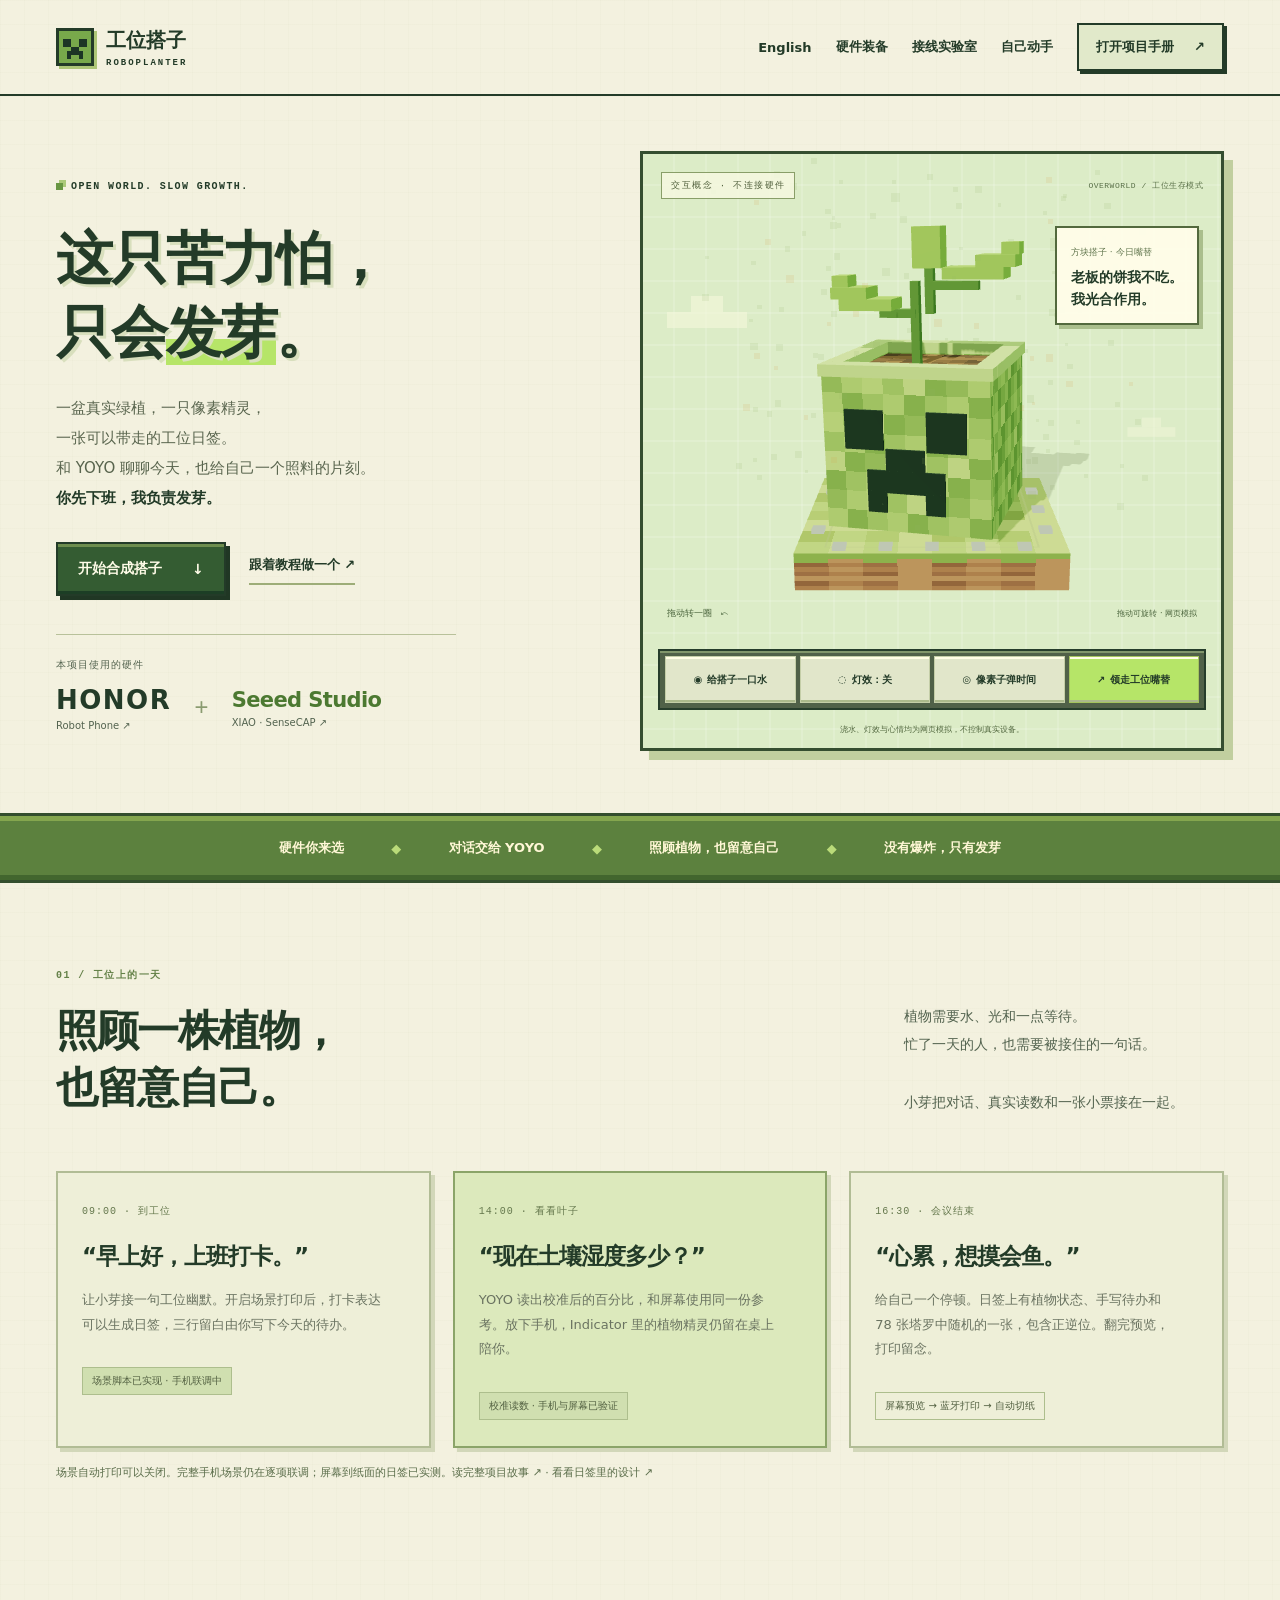
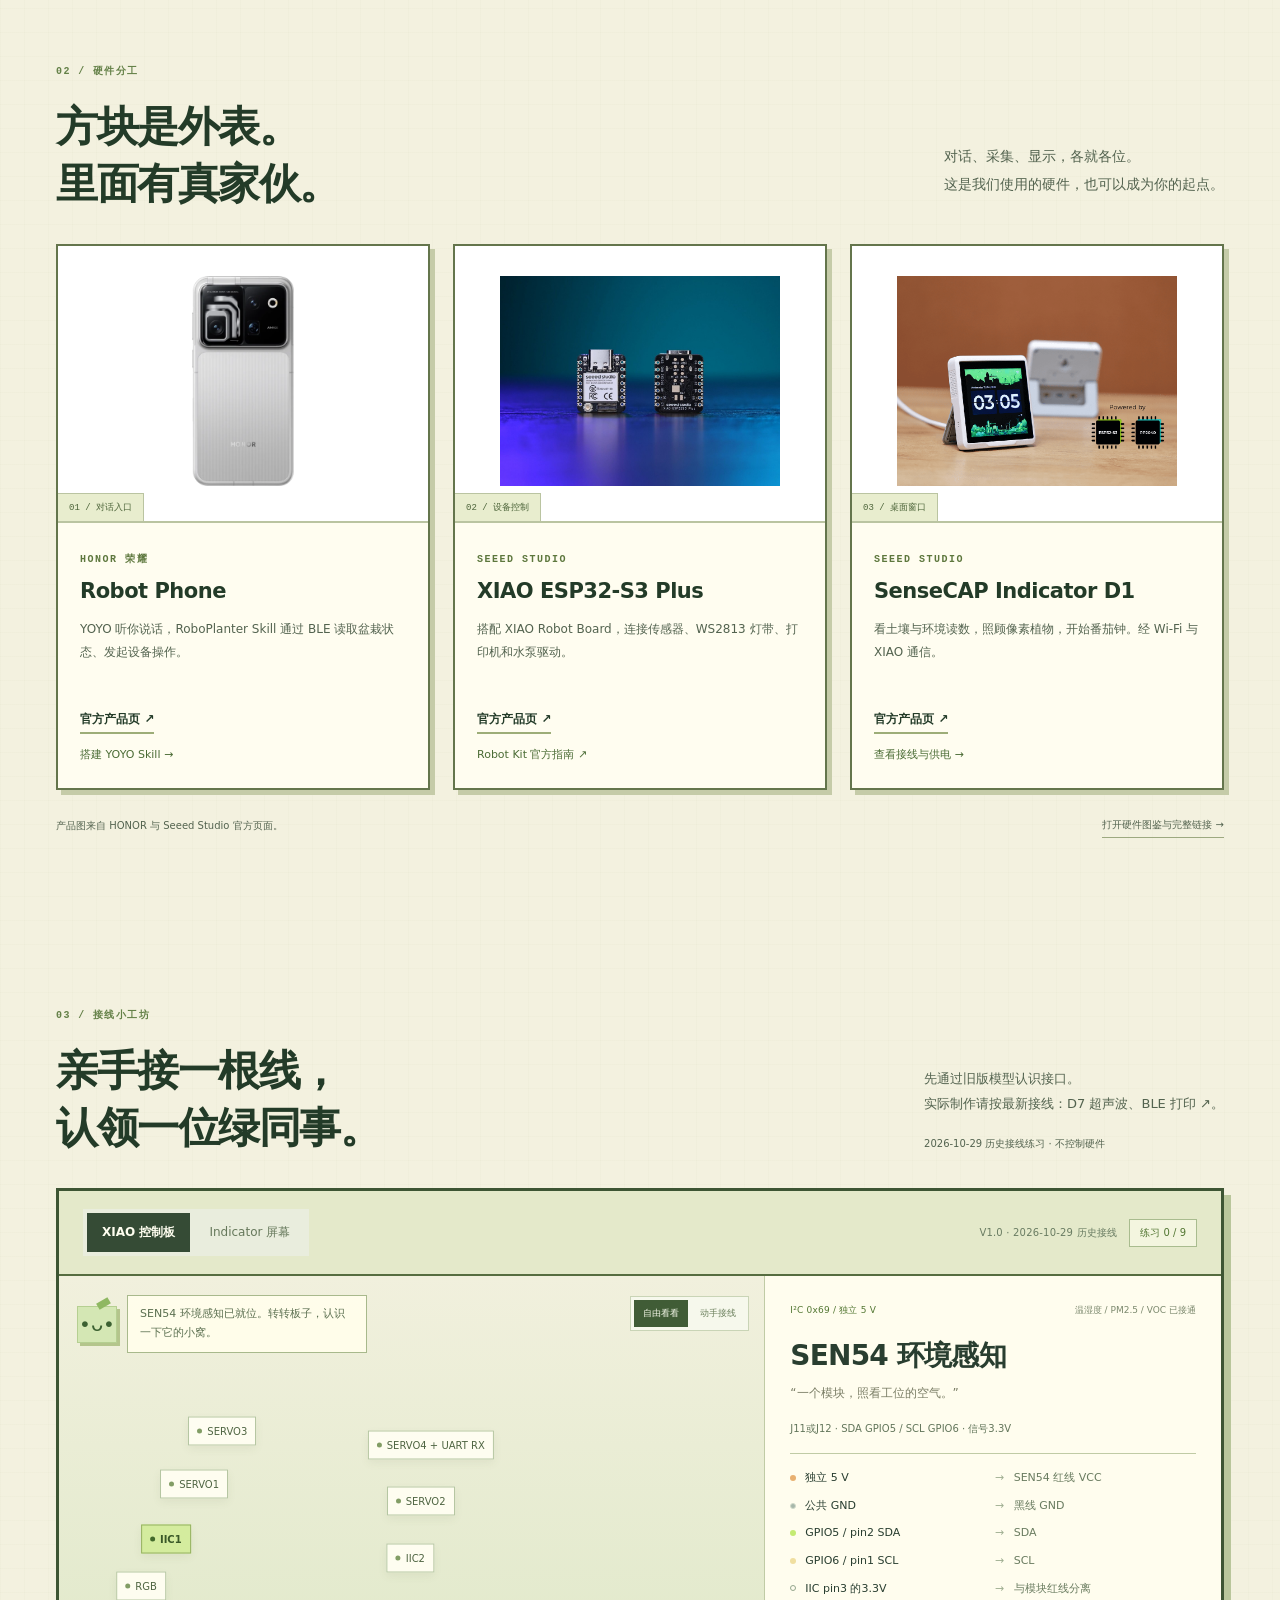
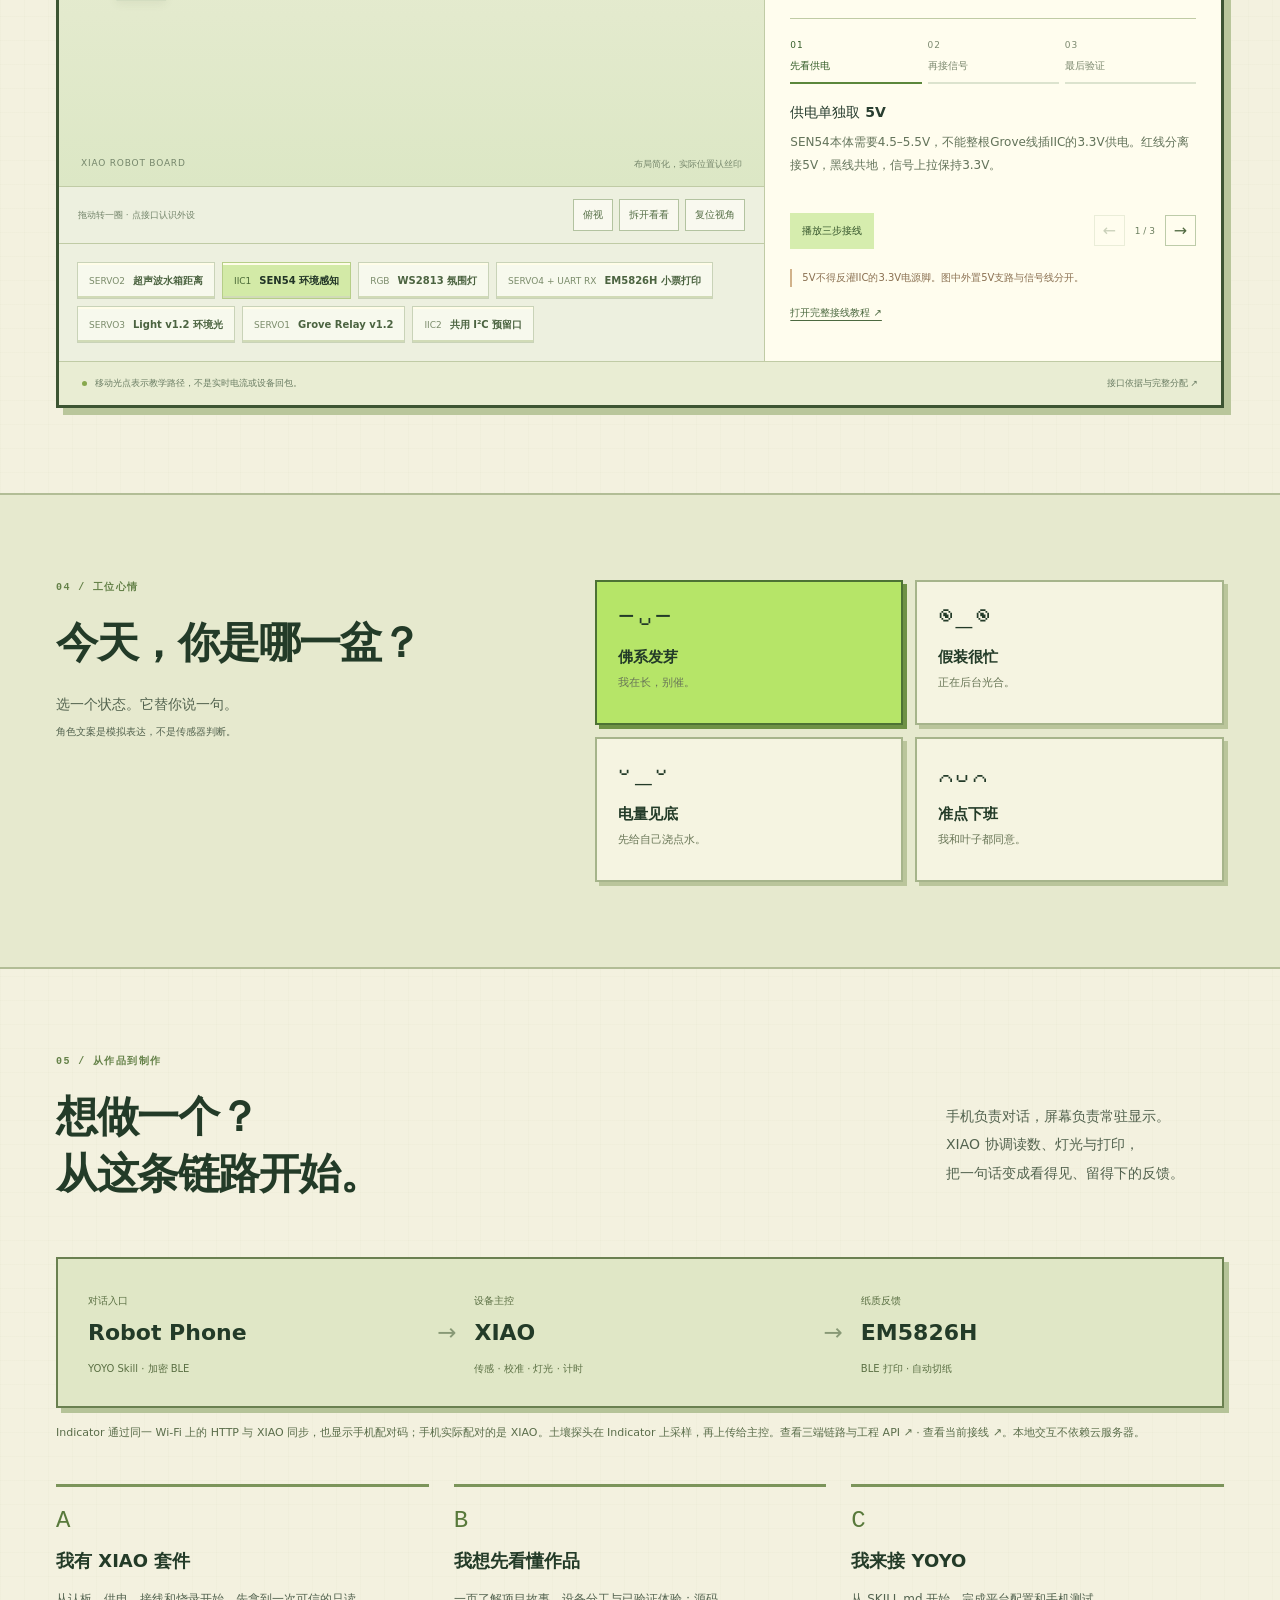
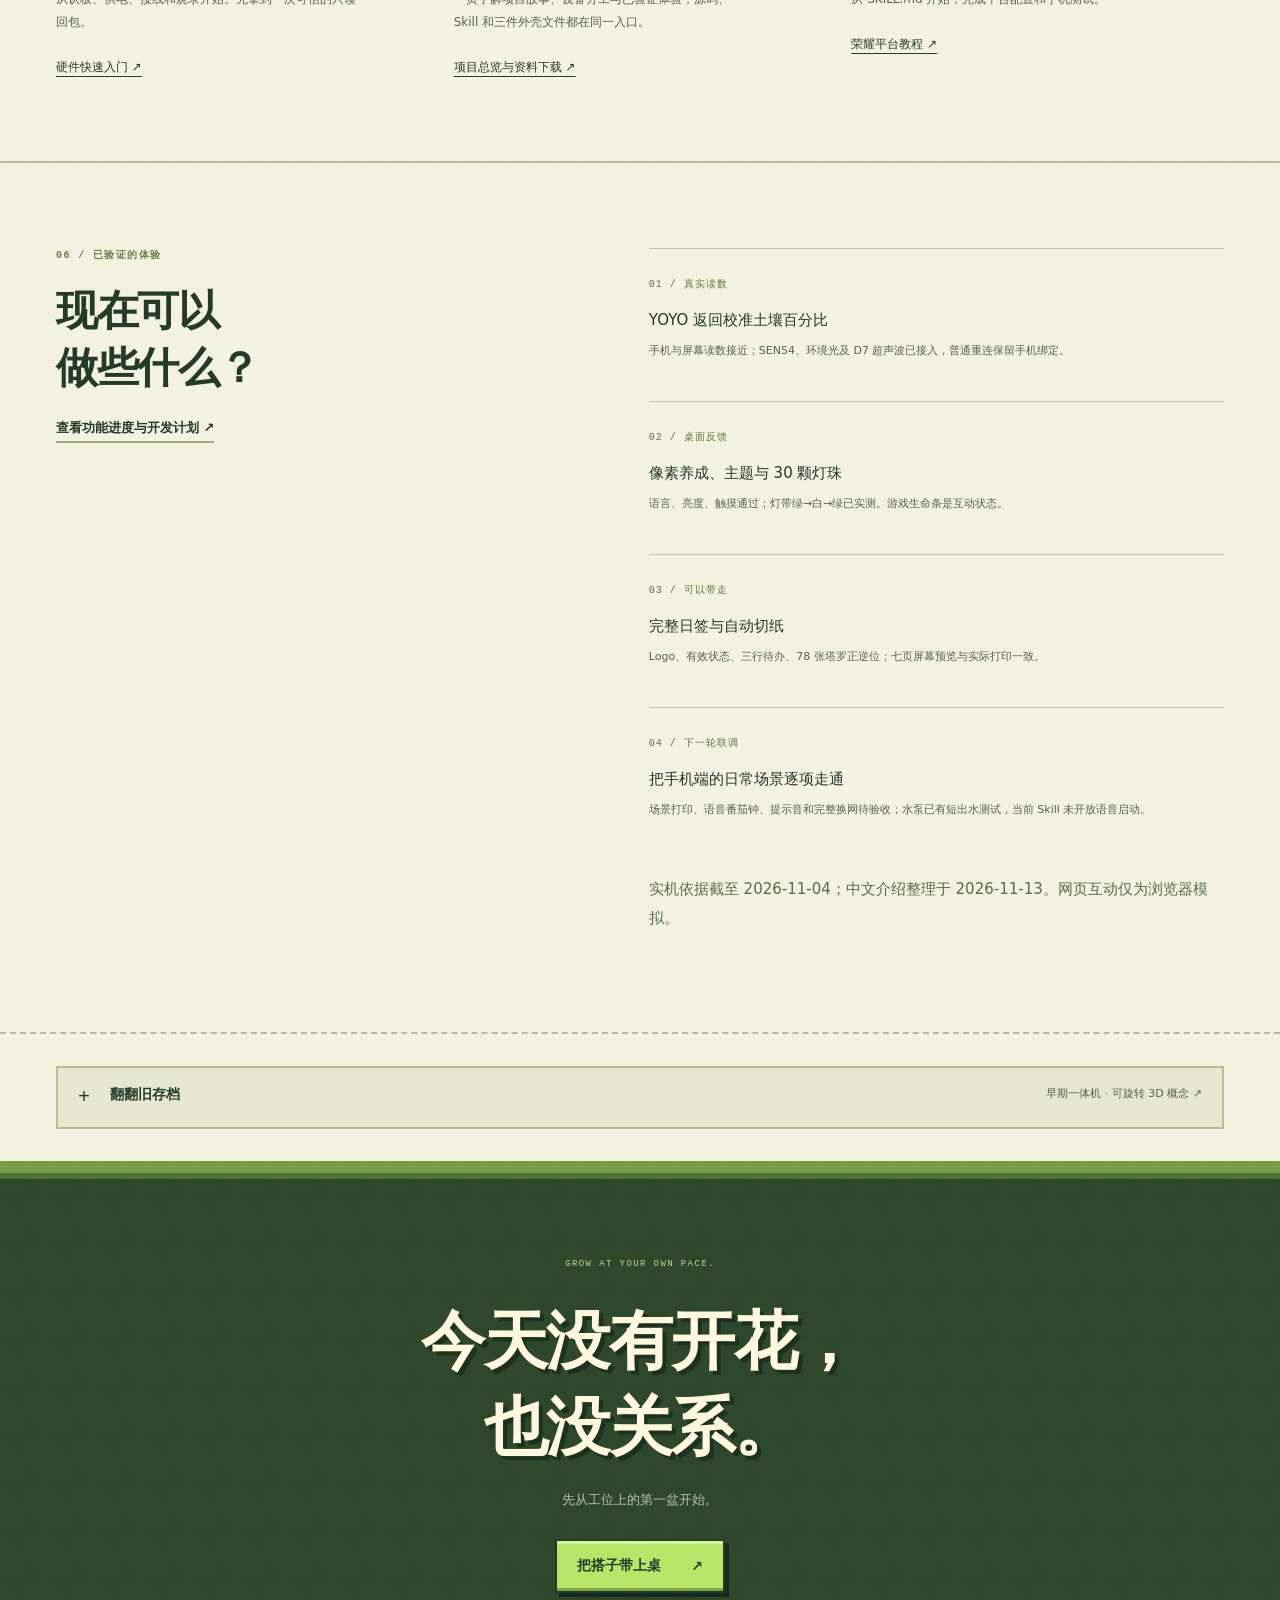
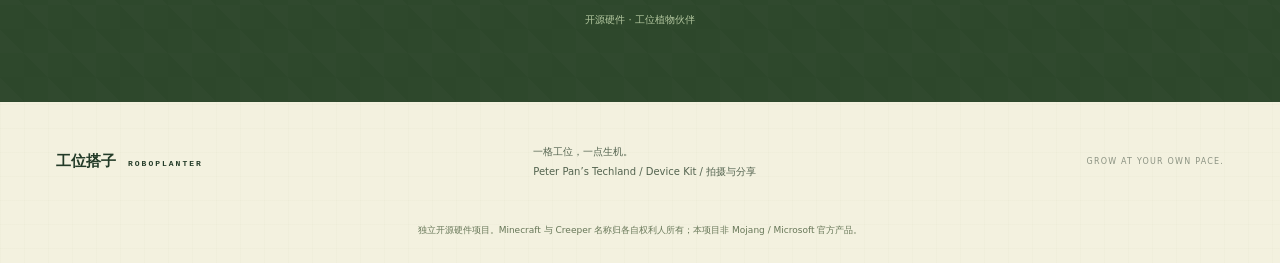
<file: web/experience/index.html>
<!doctype html>
<html lang="zh-CN">
<head>
  <meta charset="utf-8">
  <meta name="viewport" content="width=device-width,initial-scale=1">
  <meta name="theme-color" content="#dcecc7">
  <meta name="description" content="YOYO工位绿植搭子：真实绿植、像素养成与植物塔罗日签。荣耀 Robot Phone 负责对话，XIAO 协调传感与打印，Indicator 让状态留在桌面。附完整 DIY 教程与源码。">
  <meta property="og:title" content="这只苦力怕，只会发芽。｜工位搭子 RoboPlanter">
  <meta property="og:description" content="你先下班，我负责发芽。和 YOYO 聊聊今天，看看真实植物状态，留下一张包含手写待办与 78 张塔罗抽牌的工位日签。">
  <meta property="og:image" content="https://peterpanstechland.github.io/roboplanter/assets/social-cover.png">
  <meta property="og:image:alt" content="Creeper 头花盆的方块插画，HONOR Robot Phone 与 Seeed Studio 硬件项目">
  <meta property="og:image:width" content="1600">
  <meta property="og:image:height" content="900">
  <meta property="og:type" content="website">
  <meta property="og:url" content="https://peterpanstechland.github.io/roboplanter/">
  <title>YOYO工位绿植搭子 RoboPlanter — 你先下班，我负责发芽。</title>
  <link rel="alternate" hreflang="en" href="https://peterpanstechland.github.io/roboplanter/en/">
  <link rel="alternate" hreflang="zh-Hans" href="https://peterpanstechland.github.io/roboplanter/">
  <link rel="icon" href="./assets/creeper-sprout.svg" type="image/svg+xml">
  <link rel="stylesheet" href="./style.css?v=20261025-model">
  <link rel="stylesheet" href="./product-model.css?v=20261025-model">
  <link rel="stylesheet" href="./wiring-lab.css?v=20261025-wiring">
  <link rel="stylesheet" href="./voxel.css?v=20261101">
</head>
<body>
  <a class="skip" href="#main">跳到内容</a>
  <header class="nav">
    <a class="brand" href="./" aria-label="工位搭子首页"><span class="brandmark creeper-face" aria-hidden="true"></span><span>工位搭子<small>ROBOPLANTER</small></span></a>
    <nav aria-label="主导航"><a href="./en/" lang="en" hreflang="en" aria-label="Read in English">English</a><a href="#hardware">硬件装备</a><a href="#wiring-lab">接线实验室</a><a href="#build">自己动手</a><a class="nav-doc" href="/zh-Hans/docs/projects/2026/roboplanter/">打开项目手册 <span aria-hidden="true">↗</span></a></nav>
  </header>
  <main id="main">
    <section class="hero" aria-labelledby="hero-title">
      <div class="hero-copy">
        <p class="eyebrow"><span class="live-dot"></span> OPEN WORLD. SLOW GROWTH.</p>
        <h1 id="hero-title">这只苦力怕，<br>只会<span class="sprout-word">发芽</span>。</h1>
        <p class="intro">一盆真实绿植，一只像素精灵，<br>一张可以带走的工位日签。<br>和 YOYO 聊聊今天，也给自己一个照料的片刻。<br><strong>你先下班，我负责发芽。</strong></p>
        <div class="hero-actions"><a class="button dark" href="#wiring-lab">开始合成搭子 <span aria-hidden="true">↓</span></a><a class="text-link" href="/zh-Hans/docs/projects/2026/roboplanter/hardware-quickstart">跟着教程做一个 ↗</a></div>
        <div class="built-with"><span class="built-label">本项目使用的硬件</span><div><a href="https://www.honor.com/cn/phones/honor-robot-phone/" target="_blank" rel="noopener"><b>HONOR</b><small>Robot Phone ↗</small></a><span class="built-plus" aria-hidden="true">+</span><a href="https://www.seeedstudio.com/" target="_blank" rel="noopener"><b class="seeed-word">Seeed Studio</b><small>XIAO · SenseCAP ↗</small></a></div></div>
      </div>
      <div class="experience" id="experience">
        <div class="stage-top"><span class="tag">交互概念 · 不连接硬件</span><span class="specimen">OVERWORLD / 工位生存模式</span></div>
        <div id="scene" role="img" aria-label="一个 Creeper 头造型的方块花盆，顶着像素叶片，站在草方块上。拖动可旋转，使用下方按钮互动。"><div class="fallback-plant" id="fallback" aria-hidden="true"><span class="fallback-leaves">✦</span><span class="fallback-pot creeper-face"></span></div></div>
        <div class="speech" id="speech" aria-live="polite"><span class="speech-name">方块搭子 · 今日嘴替</span><p id="plant-line">老板的饼我不吃。<br>我光合作用。</p></div>
        <div class="orbit-note">拖动转一圈 <span aria-hidden="true">⤺</span><span id="render-state">3D 准备中</span></div>
        <div class="scene-controls" aria-label="模拟植物互动">
          <button id="water" class="control"><span aria-hidden="true">◉</span>给搭子一口水</button>
          <button id="lighting" class="control" aria-label="切换网页灯效预览，当前关灯" title="点按循环切换 5 种预览；不控制真实 WS2813 灯带"><span aria-hidden="true">◌</span><span id="lighting-label">灯效：关</span></button>
          <button id="freeze" class="control" aria-pressed="false"><span aria-hidden="true">◎</span>像素子弹时间</button>
          <button id="poster" class="control accent"><span aria-hidden="true">↗</span>领走工位嘴替</button>
        </div>
        <p class="simulation-note">浇水、灯效与心情均为网页模拟，不控制真实设备。</p>
      </div>
    </section>
    <div class="ticker" aria-label="产品理念"><span>硬件你来选</span><i aria-hidden="true">◆</i><span>对话交给 YOYO</span><i aria-hidden="true">◆</i><span>照顾植物，也留意自己</span><i aria-hidden="true">◆</i><span>没有爆炸，只有发芽</span></div>
    <section class="story section" id="why" aria-labelledby="why-title">
      <div class="section-kicker">01 / 工位上的一天</div>
      <div class="story-heading"><h2 id="why-title">照顾一株植物，<br>也留意自己。</h2><p>植物需要水、光和一点等待。<br>忙了一天的人，也需要被接住的一句话。<br><br>小芽把对话、真实读数和一张小票接在一起。</p></div>
      <div class="moments">
        <article class="moment"><span class="moment-time">09:00 · 到工位</span><h3>“早上好，上班打卡。”</h3><p>让小芽接一句工位幽默。开启场景打印后，打卡表达可以生成日签，三行留白由你写下今天的待办。</p><span class="status-pill">场景脚本已实现 · 手机联调中</span></article>
        <article class="moment green"><span class="moment-time">14:00 · 看看叶子</span><h3>“现在土壤湿度多少？”</h3><p>YOYO 读出校准后的百分比，和屏幕使用同一份参考。放下手机，Indicator 里的植物精灵仍留在桌上陪你。</p><span class="status-pill">校准读数 · 手机与屏幕已验证</span></article>
        <article class="moment"><span class="moment-time">16:30 · 会议结束</span><h3>“心累，想摸会鱼。”</h3><p>给自己一个停顿。日签上有植物状态、手写待办和 78 张塔罗中随机的一张，包含正逆位。翻完预览，打印留念。</p><span class="status-pill outline">屏幕预览 → 蓝牙打印 → 自动切纸</span></article>
      </div>
      <p class="arch-caption">场景自动打印可以关闭。完整手机场景仍在逐项联调；屏幕到纸面的日签已实测。<a href="/zh-Hans/docs/projects/2026/roboplanter/product-story">读完整项目故事 ↗</a> · <a href="/zh-Hans/docs/projects/2026/roboplanter/daily-ticket">看看日签里的设计 ↗</a></p>
    </section>
    <section class="hardware-section section" id="hardware" aria-labelledby="hardware-title">
      <div class="hardware-heading"><div><div class="section-kicker">02 / 硬件分工</div><h2 id="hardware-title">方块是外表。<br>里面有真家伙。</h2></div><p>对话、采集、显示，各就各位。<br>这是我们使用的硬件，也可以成为你的起点。</p></div>
      <div class="hardware-grid">
        <article class="hardware-card"><a class="hardware-image" href="https://www.honor.com/cn/phones/honor-robot-phone/" target="_blank" rel="noopener" aria-label="查看荣耀 Robot Phone 官方产品页"><img src="./assets/hardware/honor-robot-phone.webp" width="800" height="600" loading="lazy" decoding="async" alt="荣耀 Robot Phone 官方产品图，展示银色机身背面与收纳状态的云台摄像头"><span class="item-number">01 / 对话入口</span></a><div class="hardware-info"><span class="hardware-maker">HONOR 荣耀</span><h3>Robot Phone</h3><p>YOYO 听你说话，RoboPlanter Skill 通过 BLE 读取盆栽状态、发起设备操作。</p><a class="text-link" href="https://www.honor.com/cn/phones/honor-robot-phone/" target="_blank" rel="noopener">官方产品页 ↗</a><a class="hardware-guide" href="/zh-Hans/docs/projects/2026/roboplanter/honor-platform">搭建 YOYO Skill →</a></div></article>
        <article class="hardware-card"><a class="hardware-image" href="https://www.seeedstudio.com/Seeed-Studio-XIAO-ESP32S3-Plus-p-6361.html" target="_blank" rel="noopener" aria-label="查看 Seeed XIAO ESP32-S3 Plus 官方产品页"><img src="./assets/hardware/xiao-esp32s3-plus.jpg" width="800" height="600" loading="lazy" decoding="async" alt="Seeed Studio XIAO ESP32-S3 Plus 开发板官方产品图"><span class="item-number">02 / 设备控制</span></a><div class="hardware-info"><span class="hardware-maker">SEEED STUDIO</span><h3>XIAO ESP32-S3 Plus</h3><p>搭配 XIAO Robot Board，连接传感器、WS2813 灯带、打印机和水泵驱动。</p><a class="text-link" href="https://www.seeedstudio.com/Seeed-Studio-XIAO-ESP32S3-Plus-p-6361.html" target="_blank" rel="noopener">官方产品页 ↗</a><a class="hardware-guide" href="https://seeedstudio.feishu.cn/wiki/GSUEwlzdeidjCakyywNcz1dknJc" target="_blank" rel="noopener">Robot Kit 官方指南 ↗</a></div></article>
        <article class="hardware-card"><a class="hardware-image" href="https://www.seeedstudio.com/SenseCAP-Indicator-D1-p-5643.html" target="_blank" rel="noopener" aria-label="查看 Seeed SenseCAP Indicator D1 官方产品页"><img src="./assets/hardware/sensecap-indicator-d1.png" width="800" height="600" loading="lazy" decoding="async" alt="Seeed Studio SenseCAP Indicator D1 四英寸触摸屏官方产品图"><span class="item-number">03 / 桌面窗口</span></a><div class="hardware-info"><span class="hardware-maker">SEEED STUDIO</span><h3>SenseCAP Indicator D1</h3><p>看土壤与环境读数，照顾像素植物，开始番茄钟。经 Wi-Fi 与 XIAO 通信。</p><a class="text-link" href="https://www.seeedstudio.com/SenseCAP-Indicator-D1-p-5643.html" target="_blank" rel="noopener">官方产品页 ↗</a><a class="hardware-guide" href="/zh-Hans/docs/projects/2026/roboplanter/hardware-wiring">查看接线与供电 →</a></div></article>
      </div>
      <div class="inventory-note"><p>产品图来自 HONOR 与 Seeed Studio 官方页面。</p><a href="/zh-Hans/docs/projects/2026/roboplanter/hardware-catalog">打开硬件图鉴与完整链接 →</a></div>
    </section>
    <section class="wiring-section section" id="wiring-lab" aria-labelledby="wiring-title">
      <div class="wiring-heading"><div><div class="section-kicker">03 / 接线小工坊</div><h2 id="wiring-title">亲手接一根线，<br>认领一位绿同事。</h2></div><div class="wiring-lead"><p>先通过旧版模型认识接口。<br>实际制作请按<a href="/zh-Hans/docs/projects/2026/roboplanter/hardware-wiring">最新接线：D7 超声波、BLE 打印 ↗</a>。</p><span>2026-10-29 历史接线练习 · 不控制硬件</span></div></div>
      <div class="wiring-lab" id="wiring-app">
        <div class="wiring-toolbar"><div class="wiring-boards" role="group" aria-label="选择教学板卡"><button type="button" data-wiring-board="xiao" aria-pressed="true">XIAO 控制板</button><button type="button" data-wiring-board="indicator" aria-pressed="false">Indicator 屏幕</button></div><span class="wiring-version" id="wiring-version">V1.0 · 4 Grove + 4 Servo</span><span class="wiring-progress" id="wiring-progress">练习 0 / 9</span></div>
        <div class="wiring-workspace">
          <div class="wiring-visual">
            <div class="wiring-view" id="wiring-view" role="group" aria-label="三维接口教学视图；也可使用下方接口按钮操作">
              <div class="wiring-buddy" id="wiring-buddy"><span class="wiring-buddy-face" aria-hidden="true">•ᴗ•</span><p id="wiring-buddy-line" aria-live="polite">嗨，先帮我看看水箱还有多少水～</p></div>
              <div class="wiring-mode" role="group" aria-label="选择探索或接线练习"><button type="button" data-wiring-mode="explore" aria-pressed="true">自由看看</button><button type="button" data-wiring-mode="practice" aria-pressed="false">动手接线</button></div>
              <div class="wiring-fallback" id="wiring-fallback"><svg viewBox="0 0 600 400" role="img" aria-label="板卡与外设的接线示意"><path d="M85 105 265 65 345 245 165 285Z" fill="#263d30" stroke="#849274"/><path d="M85 105v20l80 180 180-40v-20" fill="#14271e" stroke="#849274"/><path d="m171 109 55-12 25 53-55 12Z" fill="#acb8ac"/><g fill="#e5e3d4"><path d="m110 125 24-5 12 27-24 5Z"/><path d="m135 182 24-5 12 27-24 5Z"/><path d="m160 239 24-5 12 27-24 5Z"/><path d="m267 113 24-5 12 27-24 5Z"/><path d="m291 168 24-5 12 27-24 5Z"/></g><path d="M302 178C370 130 385 270 438 209" stroke="#c4eb72" stroke-width="4" fill="none"/><path d="m421 137 71-15 35 80-71 16Z" fill="#92b287" stroke="#e5e3d4"/><circle cx="470" cy="173" r="16" fill="#273c2d"/></svg><p id="wiring-render-status" role="status">三维教学准备中 · 接口和文字教程始终可用</p></div>
              <div id="wiring-hotspots" class="wiring-hotspots"></div>
              <button type="button" class="wiring-plug" id="wiring-plug" aria-label="拿起教学插头，再选择目标接口" hidden><span class="wiring-plug-body" aria-hidden="true"><i></i><i></i><i></i><i></i></span><span class="wiring-plug-label">抓住我，拖到接口</span></button>
              <div class="wiring-practice-note" id="wiring-practice-note" hidden><span id="wiring-practice-hint">先核对 IIC1 分线供电</span><button type="button" id="wiring-connect">帮我接好</button><button type="button" id="wiring-retry" hidden>重来</button><button type="button" id="wiring-next-device" hidden>下一件 ↗</button></div>
              <div class="wiring-scene-caption"><span id="wiring-scene-label">XIAO ROBOT BOARD</span><span>布局简化，实际位置认丝印</span></div>
            </div>
            <div class="wiring-view-controls"><span id="wiring-gesture">拖动转一圈 · 点接口认识外设</span><div><button type="button" id="wiring-top" aria-pressed="false">俯视</button><button type="button" id="wiring-explode" aria-pressed="false">拆开看看</button><button type="button" id="wiring-reset">复位视角</button></div></div>
            <div class="wiring-port-picker" id="wiring-port-picker" role="group" aria-label="选择接口与外设"></div>
          </div>
          <aside class="wiring-detail" aria-label="当前接口的接线教程">
            <div class="wiring-route-meta"><span id="wiring-protocol"></span><span id="wiring-status"></span></div>
            <h3 id="wiring-device-title"></h3><p id="wiring-device-line" class="wiring-device-line"></p>
            <p class="wiring-port-address" id="wiring-port-address"></p>
            <ul class="wiring-pin-list" id="wiring-pin-list" aria-label="信号与供电分配"></ul>
            <div class="wiring-tutorial"><div class="wiring-step-tabs" role="group" aria-label="接线教学步骤"><button type="button" data-wiring-step="0" aria-pressed="true"><span>01</span>先看供电</button><button type="button" data-wiring-step="1" aria-pressed="false"><span>02</span>再接信号</button><button type="button" data-wiring-step="2" aria-pressed="false"><span>03</span>最后验证</button></div><div class="wiring-step-copy" aria-live="polite"><strong id="wiring-step-title"></strong><p id="wiring-step-text"></p></div><div class="wiring-playback"><button type="button" id="wiring-play" aria-pressed="false">播放三步接线</button><div><button type="button" id="wiring-prev" aria-label="上一步">←</button><span id="wiring-step-count">1 / 3</span><button type="button" id="wiring-next" aria-label="下一步">→</button></div></div></div>
            <p class="wiring-caution" id="wiring-caution"></p><a class="wiring-doc-link" id="wiring-doc-link" href="/zh-Hans/docs/projects/2026/roboplanter/hardware-quickstart">打开完整接线教程 ↗</a>
          </aside>
        </div>
        <div class="wiring-footnote"><p><span class="wiring-pulse-dot" aria-hidden="true"></span>移动光点表示教学路径，不是实时电流或设备回包。</p><a href="/zh-Hans/docs/projects/2026/roboplanter/hardware-wiring" target="_blank" rel="noopener">接口依据与完整分配 ↗</a></div>
      </div>
      <noscript><p>互动教学需要 JavaScript。请阅读<a href="/zh-Hans/docs/projects/2026/roboplanter/hardware-quickstart">硬件接线教程</a>查看完整分配。</p></noscript>
    </section>
    <section class="mood-section section" aria-labelledby="mood-title">
      <div><div class="section-kicker">04 / 工位心情</div><h2 id="mood-title">今天，你是哪一盆？</h2><p>选一个状态。它替你说一句。<br><small>角色文案是模拟表达，不是传感器判断。</small></p></div>
      <div class="mood-picker" role="group" aria-label="选择工位心情">
        <button class="mood selected" data-mood="chill" aria-pressed="true"><span class="mood-face">−ᴗ−</span><strong>佛系发芽</strong><small>我在长，别催。</small></button>
        <button class="mood" data-mood="busy" aria-pressed="false"><span class="mood-face">◉_◉</span><strong>假装很忙</strong><small>正在后台光合。</small></button>
        <button class="mood" data-mood="tired" aria-pressed="false"><span class="mood-face">ᵕ_ᵕ</span><strong>电量见底</strong><small>先给自己浇点水。</small></button>
        <button class="mood" data-mood="happy" aria-pressed="false"><span class="mood-face">⌒ᴗ⌒</span><strong>准点下班</strong><small>我和叶子都同意。</small></button>
      </div>
    </section>
    <section class="build-section section" id="build" aria-labelledby="build-title">
      <div class="section-kicker">05 / 从作品到制作</div>
      <div class="build-heading"><h2 id="build-title">想做一个？<br>从这条链路开始。</h2><p>手机负责对话，屏幕负责常驻显示。<br>XIAO 协调读数、灯光与打印，<br>把一句话变成看得见、留得下的反馈。</p></div>
      <div class="architecture" aria-label="系统连接关系">
        <div class="arch-node"><span>对话入口</span><strong>Robot Phone</strong><small>YOYO Skill · 加密 BLE</small></div><span class="arch-arrow" aria-hidden="true">→</span>
        <div class="arch-node"><span>设备主控</span><strong>XIAO</strong><small>传感 · 校准 · 灯光 · 计时</small></div><span class="arch-arrow" aria-hidden="true">→</span>
        <div class="arch-node"><span>纸质反馈</span><strong>EM5826H</strong><small>BLE 打印 · 自动切纸</small></div>
      </div>
      <p class="arch-caption">Indicator 通过同一 Wi-Fi 上的 HTTP 与 XIAO 同步，也显示手机配对码；手机实际配对的是 XIAO。土壤探头在 Indicator 上采样，再上传给主控。<a href="/zh-Hans/docs/projects/2026/roboplanter/system-api">查看三端链路与工程 API ↗</a> · <a href="/zh-Hans/docs/projects/2026/roboplanter/hardware-wiring">查看当前接线 ↗</a>。本地交互不依赖云服务器。</p>
      <div class="build-routes">
        <a href="/zh-Hans/docs/projects/2026/roboplanter/hardware-quickstart"><span class="route-num">A</span><h3>我有 XIAO 套件</h3><p>从认板、供电、接线和烧录开始。先拿到一次可信的只读回包。</p><span class="route-link">硬件快速入门 ↗</span></a>
        <a href="/zh-Hans/docs/projects/2026/roboplanter/"><span class="route-num">B</span><h3>我想先看懂作品</h3><p>一页了解项目故事、设备分工与已验证体验；源码、Skill 和三件外壳文件都在同一入口。</p><span class="route-link">项目总览与资料下载 ↗</span></a>
        <a href="/zh-Hans/docs/projects/2026/roboplanter/honor-platform"><span class="route-num">C</span><h3>我来接 YOYO</h3><p>从 SKILL.md 开始，完成平台配置和手机测试。</p><span class="route-link">荣耀平台教程 ↗</span></a>
      </div>
    </section>
    <section class="truth-section section" aria-labelledby="truth-title">
      <div><div class="section-kicker">06 / 已验证的体验</div><h2 id="truth-title">现在可以<br>做些什么？</h2><a class="text-link" href="/zh-Hans/docs/projects/2026/roboplanter/roadmap-evidence">查看功能进度与开发计划 ↗</a></div>
      <div class="progress-list"><div><span class="progress-code">01 / 真实读数</span><p>YOYO 返回校准土壤百分比<br><small>手机与屏幕读数接近；SEN54、环境光及 D7 超声波已接入，普通重连保留手机绑定。</small></p></div><div><span class="progress-code">02 / 桌面反馈</span><p>像素养成、主题与 30 颗灯珠<br><small>语言、亮度、触摸通过；灯带绿→白→绿已实测。游戏生命条是互动状态。</small></p></div><div><span class="progress-code">03 / 可以带走</span><p>完整日签与自动切纸<br><small>Logo、有效状态、三行待办、78 张塔罗正逆位；七页屏幕预览与实际打印一致。</small></p></div><div><span class="progress-code">04 / 下一轮联调</span><p>把手机端的日常场景逐项走通<br><small>场景打印、语音番茄钟、提示音和完整换网待验收；水泵已有短出水测试，当前 Skill 未开放语音启动。</small></p></div><p class="arch-caption">实机依据截至 2026-11-04；中文介绍整理于 2026-11-13。网页互动仅为浏览器模拟。</p></div>
    </section>
    <details class="design-archive section" id="all-in-one"><summary>翻翻旧存档 <span>早期一体机 · 可旋转 3D 概念 ↗</span></summary>
    <div class="product-section" aria-labelledby="product-title">
      <div class="product-copy">
        <div class="section-kicker">DESIGN ARCHIVE / 01</div>
        <h2 id="product-title">早期的一体机，<br>也留个存档。</h2>
        <p class="product-intro">这是改用 Creeper 头花盆前的外观探索：手机仓、屏幕与小票口融入同一个机身。</p>
        <ul class="product-details"><li><span>01</span>内嵌手机仓</li><li><span>02</span>屏幕 × 小票便签</li><li><span>03</span>环绕氛围灯带</li></ul>
        <a class="text-link" href="./model-viewer/" target="_blank" rel="noopener">在独立视窗中打开 <span aria-hidden="true">↗</span></a>
        <p class="product-boundary">Tripo AI 外观概念，非实机拍摄。</p>
      </div>
      <div class="product-display">
        <div class="product-stage" id="product-stage">
          <img id="product-poster" class="product-poster" src="./assets/all-in-one/preview.png" width="512" height="512" loading="lazy" decoding="async" alt="奶油白一体机概念：绿植、像素表情屏、小票打印口与右侧内嵌手机仓共用一个机身。">
          <span class="product-badge">一体机 · 3D 外观概念</span>
          <iframe id="product-frame" title="工位搭子一体机三维外观预览" hidden></iframe>
          <div class="product-load" id="product-load"><button class="button dark" id="load-product-model" aria-controls="product-frame" aria-expanded="false" hidden>360° 看看搭子 <span aria-hidden="true">↗</span></button><p>点击后加载 3D · 约 45 MB</p></div>
        </div>
        <div class="product-caption"><span id="product-hint">先看一眼，再决定要不要转一圈。</span><button id="close-product-model" type="button" hidden>返回预览图</button></div>
      </div>
    </div>
    </details>
    <section class="closing"><span class="closing-label">GROW AT YOUR OWN PACE.</span><h2>今天没有开花，<br>也没关系。</h2><p>先从工位上的第一盆开始。</p><a href="/zh-Hans/docs/projects/2026/roboplanter/" class="button lime">把搭子带上桌 <span aria-hidden="true">↗</span></a><p class="closing-note">开源硬件 · 工位植物伙伴</p></section>
  </main>
  <footer><a class="brand" href="./">工位搭子 <small>ROBOPLANTER</small></a><p>一格工位，一点生机。<br><a href="/docs/projects/">Peter Pan’s Techland</a> / <a href="./downloads/roboplanter-device-kit.zip" download>Device Kit</a> / <a href="/zh-Hans/docs/projects/2026/roboplanter/social-playbook">拍摄与分享</a></p><span>GROW AT YOUR OWN PACE.</span></footer>
  <p class="fan-note">独立开源硬件项目。Minecraft 与 Creeper 名称归各自权利人所有；本项目非 Mojang / Microsoft 官方产品。</p>
  <dialog id="poster-dialog" aria-labelledby="poster-title"><button class="dialog-close" id="close-poster" aria-label="关闭海报">×</button><div><span class="eyebrow">A LITTLE DESK ENERGY, TO GO.</span><h2 id="poster-title">你的嘴替，已就位。</h2><p>3:4 像素工位卡。保存后分享给也需要一口气的人。</p><p class="dialog-notice">网页角色海报 · 保存后可自行分享</p><button class="button dark" id="download-poster">保存我的工位卡 ↗</button><button class="button" id="download-cover">也来一张横版封面 ↗</button><p id="download-status" role="status"></p></div><canvas id="poster-canvas" width="1200" height="1600" aria-label="工位搭子像素海报预览"></canvas><canvas id="cover-canvas" width="1600" height="900" aria-label="工位搭子横版分享封面预览" hidden></canvas></dialog>
  <noscript><p class="noscript">打开 JavaScript 可以体验互动植物。接线、烧录与 YOYO 教程仍可通过上方项目手册阅读。</p></noscript>
  <script type="module" src="./app.js?v=20261101-voxel"></script>
  <script src="./product-model.js?v=20261025-model" defer></script>
  <script type="module" src="./wiring-lab.js?v=20261113-copy"></script>
</body>
</html>
</file>
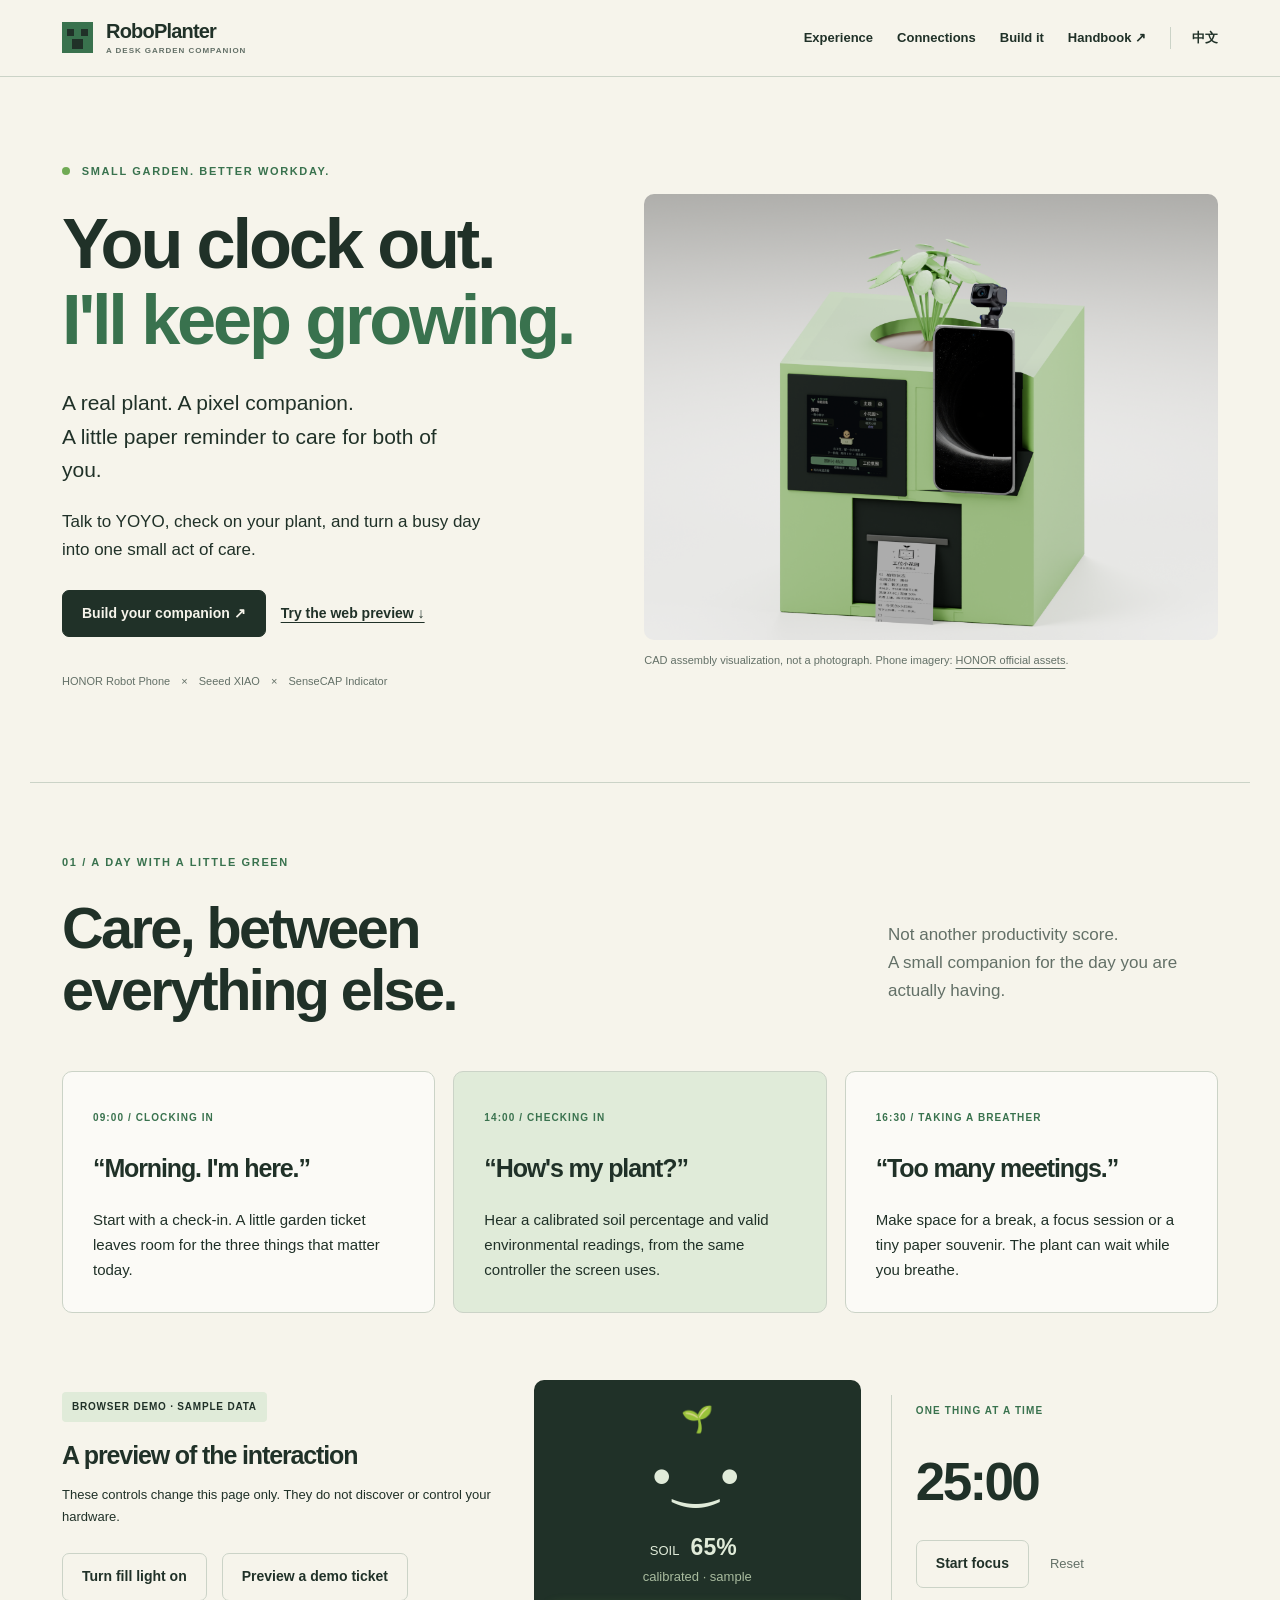
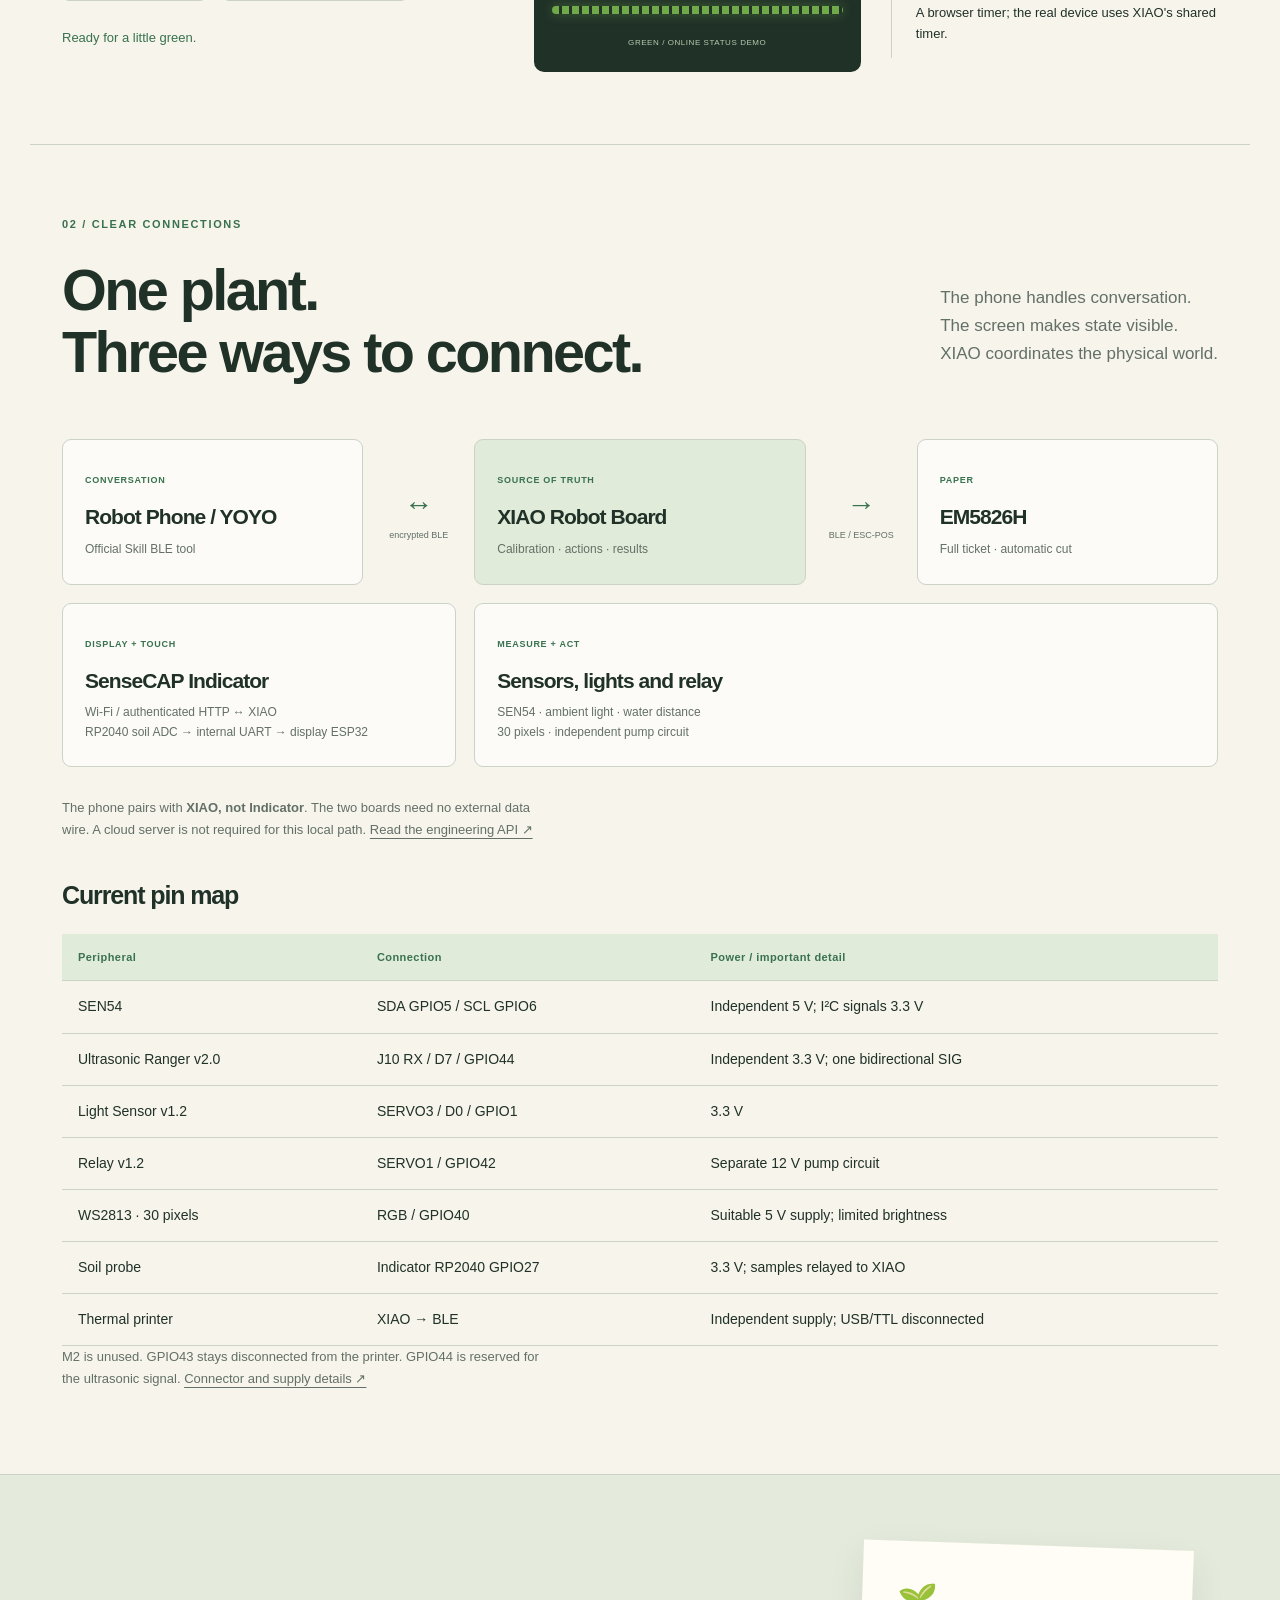
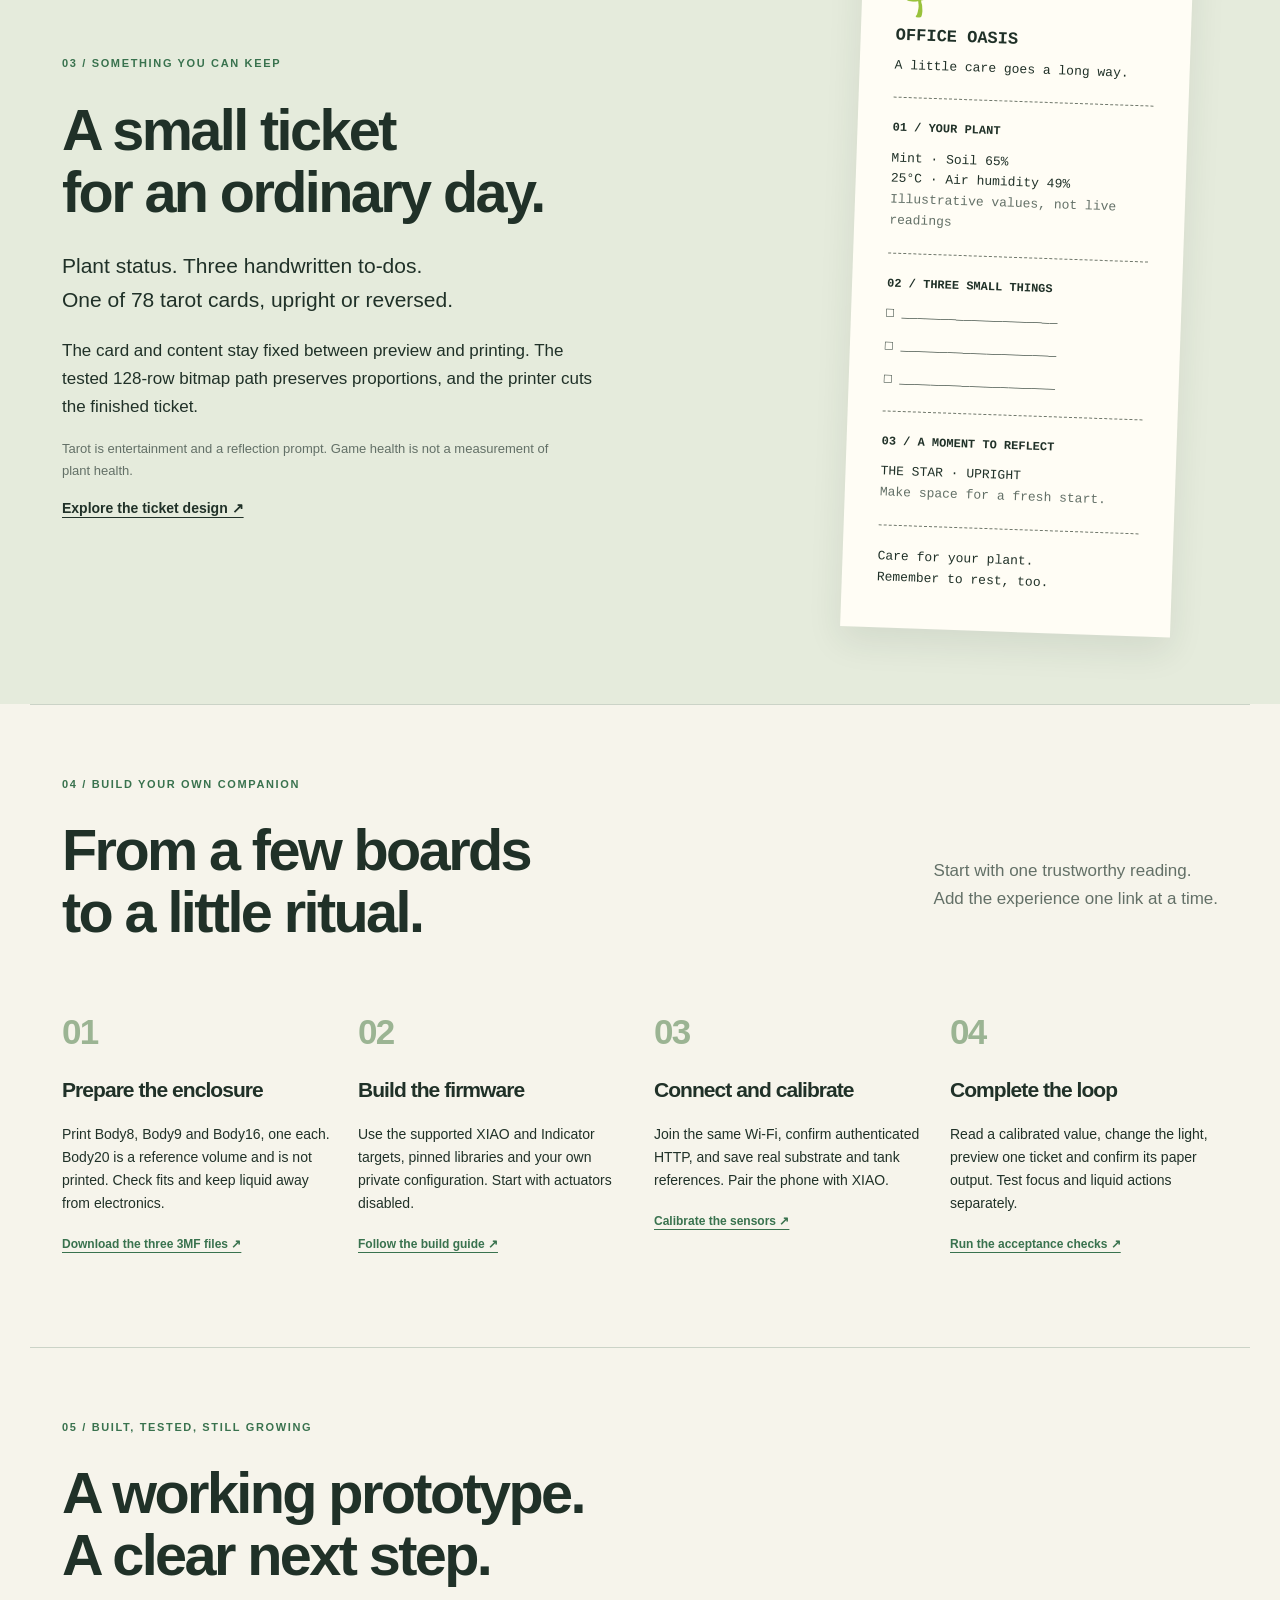
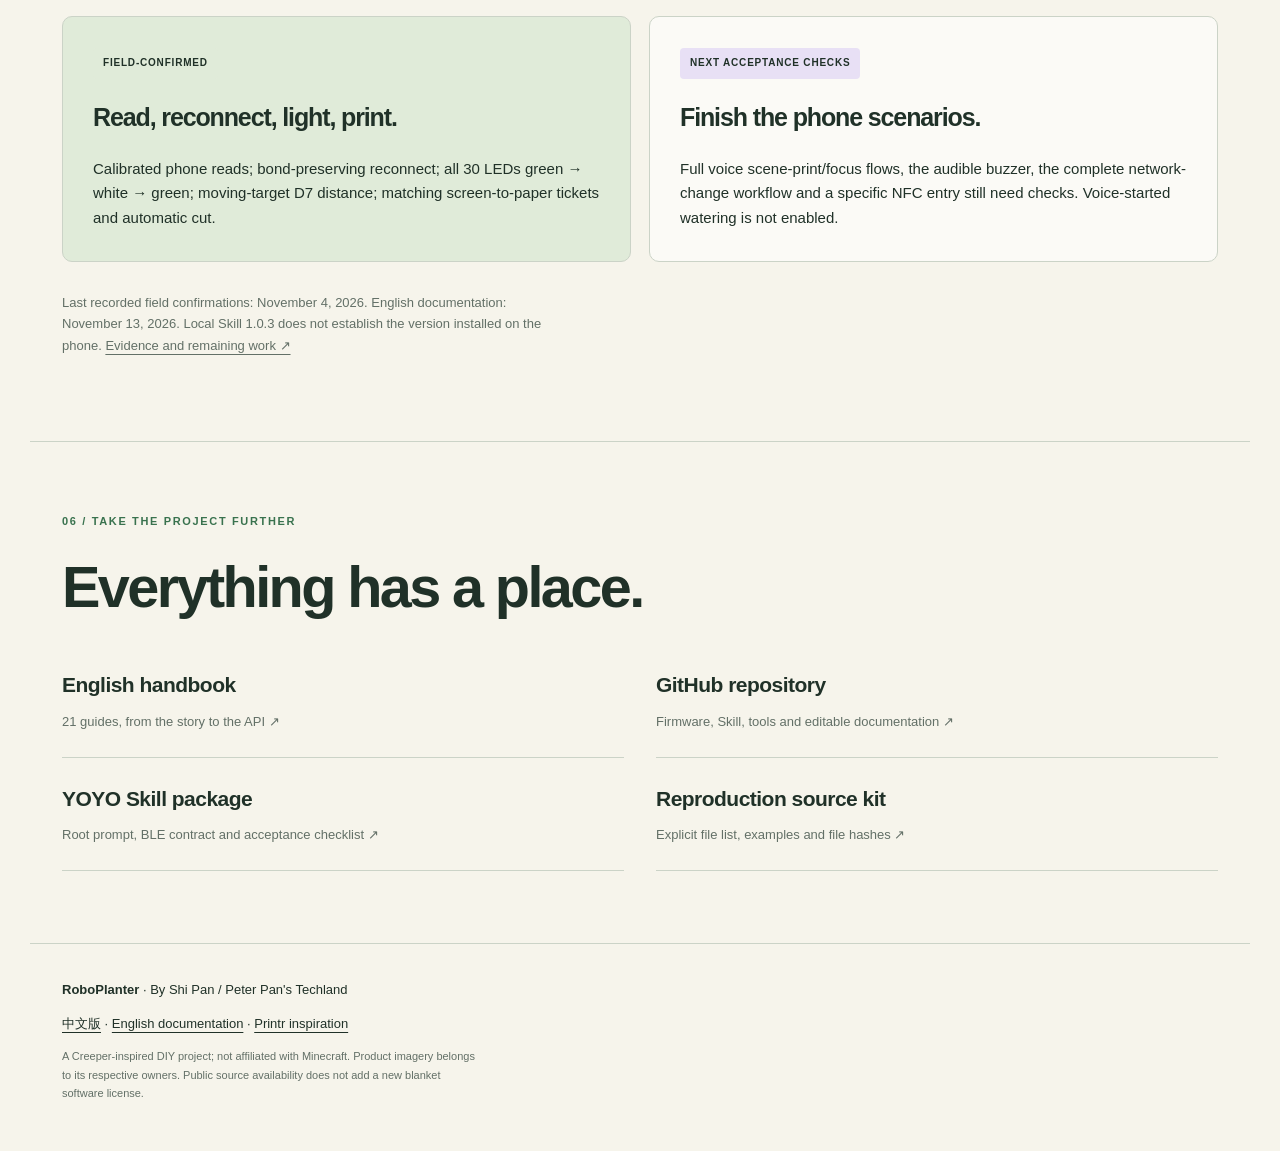
<file: web/experience/en/index.html>
<!doctype html>
<html lang="en">
<head>
  <meta charset="utf-8"><meta name="viewport" content="width=device-width,initial-scale=1">
  <meta name="theme-color" content="#f6f4eb">
  <title>RoboPlanter — A talking desk garden with YOYO</title>
  <meta name="description" content="A real plant, a pixel companion and a tiny paper ritual. Build a talking desk garden with HONOR YOYO, Seeed XIAO and SenseCAP Indicator.">
  <meta property="og:title" content="RoboPlanter — You clock out. I'll keep growing.">
  <meta property="og:description" content="Calibrated plant readings, a pixel companion and a daily ticket. Explore the build, wiring, source and YOYO Skill.">
  <meta property="og:image" content="https://peterpanstechland.github.io/roboplanter/assets/assembly-hero.png">
  <meta property="og:type" content="website"><meta property="og:url" content="https://peterpanstechland.github.io/roboplanter/en/">
  <link rel="canonical" href="https://peterpanstechland.github.io/roboplanter/en/">
  <link rel="alternate" hreflang="en" href="https://peterpanstechland.github.io/roboplanter/en/">
  <link rel="alternate" hreflang="zh-Hans" href="https://peterpanstechland.github.io/roboplanter/">
  <link rel="icon" href="../assets/creeper-sprout.svg" type="image/svg+xml"><link rel="stylesheet" href="./style.css">
  <script src="./app.js" defer></script>
</head>
<body>
<a class="skip" href="#main">Skip to content</a>
<header class="nav"><a class="brand" href="./"><span class="pixel-face" aria-hidden="true"></span><span>RoboPlanter<small>A DESK GARDEN COMPANION</small></span></a><nav aria-label="Main navigation"><a href="#experience">Experience</a><a href="#connections">Connections</a><a href="#build">Build it</a><a href="/docs/projects/2026/roboplanter/">Handbook ↗</a><a class="language" href="../" lang="zh-Hans" hreflang="zh-Hans">中文</a></nav></header>
<main id="main">
<section class="hero wrap"><div class="hero-copy"><p class="eyebrow"><span class="dot"></span> SMALL GARDEN. BETTER WORKDAY.</p><h1>You clock out.<br><em>I'll keep growing.</em></h1><p class="lede">A real plant. A pixel companion.<br>A little paper reminder to care for both of you.</p><p>Talk to YOYO, check on your plant, and turn a busy day into one small act of care.</p><div class="actions"><a class="button" href="/docs/projects/2026/roboplanter/hardware-quickstart">Build your companion ↗</a><a class="text-link" href="#experience">Try the web preview ↓</a></div><p class="built">HONOR Robot Phone <span>×</span> Seeed XIAO <span>×</span> SenseCAP Indicator</p></div><figure><img src="../assets/assembly-hero.png" width="1800" height="1400" alt="Green block-shaped planter with a pixel display, an HONOR Robot Phone in its right cradle, deployed gimbal and a printed ticket below" fetchpriority="high"><figcaption>CAD assembly visualization, not a photograph. Phone imagery: <a href="../assets/assembly-hero-sources.json">HONOR official assets</a>.</figcaption></figure></section>
<section class="wrap chapter" id="experience"><p class="eyebrow">01 / A DAY WITH A LITTLE GREEN</p><div class="section-heading"><h2>Care, between<br>everything else.</h2><p>Not another productivity score.<br>A small companion for the day you are actually having.</p></div><div class="cards"><article><span class="time">09:00 / CLOCKING IN</span><h3>“Morning. I'm here.”</h3><p>Start with a check-in. A little garden ticket leaves room for the three things that matter today.</p></article><article class="sage"><span class="time">14:00 / CHECKING IN</span><h3>“How's my plant?”</h3><p>Hear a calibrated soil percentage and valid environmental readings, from the same controller the screen uses.</p></article><article><span class="time">16:30 / TAKING A BREATHER</span><h3>“Too many meetings.”</h3><p>Make space for a break, a focus session or a tiny paper souvenir. The plant can wait while you breathe.</p></article></div>
<div class="demo"><div class="demo-copy"><span class="pill">BROWSER DEMO · SAMPLE DATA</span><h3>A preview of the interaction</h3><p>These controls change this page only. They do not discover or control your hardware.</p><div class="actions"><button id="light-toggle" class="button secondary" aria-pressed="false">Turn fill light on</button><button id="ticket-open" class="button secondary">Preview a demo ticket</button></div><p id="demo-message" role="status">Ready for a little green.</p></div><div class="mini-device" id="mini-device"><div class="sprout" aria-hidden="true">🌱</div><div class="mini-face" aria-hidden="true">•‿•</div><p>SOIL <strong>65%</strong> <small>calibrated · sample</small></p><div class="led-strip" aria-hidden="true"></div><span id="light-status">GREEN / ONLINE STATUS DEMO</span></div><div class="focus"><span class="time">ONE THING AT A TIME</span><strong id="focus-time" role="timer" aria-label="Focus time remaining">25:00</strong><div class="actions"><button id="focus-toggle" class="button secondary" aria-pressed="false">Start focus</button><button id="focus-reset" class="plain">Reset</button></div><p id="focus-status">A browser timer; the real device uses XIAO's shared timer.</p></div></div></section>
<section class="wrap chapter" id="connections"><p class="eyebrow">02 / CLEAR CONNECTIONS</p><div class="section-heading"><h2>One plant.<br>Three ways to connect.</h2><p>The phone handles conversation.<br>The screen makes state visible.<br>XIAO coordinates the physical world.</p></div><div class="topology" aria-label="Phone and Indicator both communicate with XIAO; XIAO connects to the printer"><div class="node"><small>CONVERSATION</small><h3>Robot Phone / YOYO</h3><p>Official Skill BLE tool</p></div><span class="wire">↔<small>encrypted BLE</small></span><div class="node core"><small>SOURCE OF TRUTH</small><h3>XIAO Robot Board</h3><p>Calibration · actions · results</p></div><span class="wire">→<small>BLE / ESC-POS</small></span><div class="node"><small>PAPER</small><h3>EM5826H</h3><p>Full ticket · automatic cut</p></div><div class="node indicator"><small>DISPLAY + TOUCH</small><h3>SenseCAP Indicator</h3><p>Wi-Fi / authenticated HTTP ↔ XIAO<br>RP2040 soil ADC → internal UART → display ESP32</p></div><div class="node sensors"><small>MEASURE + ACT</small><h3>Sensors, lights and relay</h3><p>SEN54 · ambient light · water distance<br>30 pixels · independent pump circuit</p></div></div><p class="note">The phone pairs with <strong>XIAO, not Indicator</strong>. The two boards need no external data wire. A cloud server is not required for this local path. <a href="/docs/projects/2026/roboplanter/system-api">Read the engineering API ↗</a></p>
<div class="wiring"><h3>Current pin map</h3><div class="table-scroll"><table><thead><tr><th>Peripheral</th><th>Connection</th><th>Power / important detail</th></tr></thead><tbody><tr><td>SEN54</td><td>SDA GPIO5 / SCL GPIO6</td><td>Independent 5 V; I²C signals 3.3 V</td></tr><tr><td>Ultrasonic Ranger v2.0</td><td>J10 RX / D7 / GPIO44</td><td>Independent 3.3 V; one bidirectional SIG</td></tr><tr><td>Light Sensor v1.2</td><td>SERVO3 / D0 / GPIO1</td><td>3.3 V</td></tr><tr><td>Relay v1.2</td><td>SERVO1 / GPIO42</td><td>Separate 12 V pump circuit</td></tr><tr><td>WS2813 · 30 pixels</td><td>RGB / GPIO40</td><td>Suitable 5 V supply; limited brightness</td></tr><tr><td>Soil probe</td><td>Indicator RP2040 GPIO27</td><td>3.3 V; samples relayed to XIAO</td></tr><tr><td>Thermal printer</td><td>XIAO → BLE</td><td>Independent supply; USB/TTL disconnected</td></tr></tbody></table></div><p class="note">M2 is unused. GPIO43 stays disconnected from the printer. GPIO44 is reserved for the ultrasonic signal. <a href="/docs/projects/2026/roboplanter/hardware-wiring">Connector and supply details ↗</a></p></div></section>
<section class="paper-section chapter"><div class="wrap paper-grid"><div><p class="eyebrow">03 / SOMETHING YOU CAN KEEP</p><h2>A small ticket<br>for an ordinary day.</h2><p class="lede">Plant status. Three handwritten to-dos.<br>One of 78 tarot cards, upright or reversed.</p><p>The card and content stay fixed between preview and printing. The tested 128-row bitmap path preserves proportions, and the printer cuts the finished ticket.</p><p class="note">Tarot is entertainment and a reflection prompt. Game health is not a measurement of plant health.</p><a class="text-link" href="/docs/projects/2026/roboplanter/daily-ticket">Explore the ticket design ↗</a></div><div class="paper-sample" aria-label="Example daily ticket, not live data"><div class="ticket-logo" aria-hidden="true">🌱</div><h3>OFFICE OASIS</h3><p>A little care goes a long way.</p><hr><h4>01 / YOUR PLANT</h4><p>Mint · Soil 65%<br>25°C · Air humidity 49%<br><small>Illustrative values, not live readings</small></p><hr><h4>02 / THREE SMALL THINGS</h4><p>□ ____________________</p><p>□ ____________________</p><p>□ ____________________</p><hr><h4>03 / A MOMENT TO REFLECT</h4><p>THE STAR · UPRIGHT<br><small>Make space for a fresh start.</small></p><hr><p>Care for your plant.<br>Remember to rest, too.</p></div></div></section>
<section class="wrap chapter" id="build"><p class="eyebrow">04 / BUILD YOUR OWN COMPANION</p><div class="section-heading"><h2>From a few boards<br>to a little ritual.</h2><p>Start with one trustworthy reading.<br>Add the experience one link at a time.</p></div><ol class="steps"><li><h3>Prepare the enclosure</h3><p>Print Body8, Body9 and Body16, one each. Body20 is a reference volume and is not printed. Check fits and keep liquid away from electronics.</p><a href="/roboplanter/downloads/roboplanter-3d-print.zip">Download the three 3MF files ↗</a></li><li><h3>Build the firmware</h3><p>Use the supported XIAO and Indicator targets, pinned libraries and your own private configuration. Start with actuators disabled.</p><a href="/docs/projects/2026/roboplanter/hardware-quickstart">Follow the build guide ↗</a></li><li><h3>Connect and calibrate</h3><p>Join the same Wi-Fi, confirm authenticated HTTP, and save real substrate and tank references. Pair the phone with XIAO.</p><a href="/docs/projects/2026/roboplanter/sensor-calibration">Calibrate the sensors ↗</a></li><li><h3>Complete the loop</h3><p>Read a calibrated value, change the light, preview one ticket and confirm its paper output. Test focus and liquid actions separately.</p><a href="/docs/projects/2026/roboplanter/acceptance">Run the acceptance checks ↗</a></li></ol></section>
<section class="wrap evidence chapter"><p class="eyebrow">05 / BUILT, TESTED, STILL GROWING</p><h2>A working prototype.<br>A clear next step.</h2><div class="cards"><article class="sage"><span class="pill">FIELD-CONFIRMED</span><h3>Read, reconnect, light, print.</h3><p>Calibrated phone reads; bond-preserving reconnect; all 30 LEDs green → white → green; moving-target D7 distance; matching screen-to-paper tickets and automatic cut.</p></article><article><span class="pill lavender">NEXT ACCEPTANCE CHECKS</span><h3>Finish the phone scenarios.</h3><p>Full voice scene-print/focus flows, the audible buzzer, the complete network-change workflow and a specific NFC entry still need checks. Voice-started watering is not enabled.</p></article></div><p class="note">Last recorded field confirmations: November 4, 2026. English documentation: November 13, 2026. Local Skill 1.0.3 does not establish the version installed on the phone. <a href="/docs/projects/2026/roboplanter/roadmap-evidence">Evidence and remaining work ↗</a></p></section>
<section class="wrap resources chapter" id="resources"><p class="eyebrow">06 / TAKE THE PROJECT FURTHER</p><h2>Everything has a place.</h2><div class="resource-links"><a href="/docs/projects/2026/roboplanter/">English handbook <span>21 guides, from the story to the API ↗</span></a><a href="https://github.com/peterpanstechland/RoboPlanter">GitHub repository <span>Firmware, Skill, tools and editable documentation ↗</span></a><a href="/roboplanter/downloads/roboplanter-honor-skill.zip">YOYO Skill package <span>Root prompt, BLE contract and acceptance checklist ↗</span></a><a href="/roboplanter/downloads/roboplanter-starter.zip">Reproduction source kit <span>Explicit file list, examples and file hashes ↗</span></a></div></section>
</main>
<footer class="wrap"><p><strong>RoboPlanter</strong> · By Shi Pan / Peter Pan's Techland</p><p><a href="../" lang="zh-Hans">中文版</a> · <a href="/docs/projects/2026/roboplanter/">English documentation</a> · <a href="https://xninety9.github.io/Printr/">Printr inspiration</a></p><p class="note">A Creeper-inspired DIY project; not affiliated with Minecraft. Product imagery belongs to its respective owners. Public source availability does not add a new blanket software license.</p></footer>
<dialog id="ticket-dialog" aria-labelledby="ticket-heading"><button class="dialog-close" id="ticket-close" aria-label="Close ticket preview">×</button><span class="pill">BROWSER-ONLY PREVIEW</span><h2 id="ticket-heading">Your little garden ticket</h2><p>Sample plant readings · three blank to-dos · a fresh random card.</p><div class="drawn-card"><span id="tarot-symbol" aria-hidden="true">✦</span><h3 id="tarot-card">The Star</h3><p id="tarot-orientation">Upright</p></div><p class="handwrite">□ ____________________<br>□ ____________________<br>□ ____________________</p><p class="note">All 78 cards are included. This preview never sends a print job. Tarot is for entertainment and reflection.</p><button id="ticket-redraw" class="button secondary">Draw another demo card</button></dialog>
</body></html>
</file>
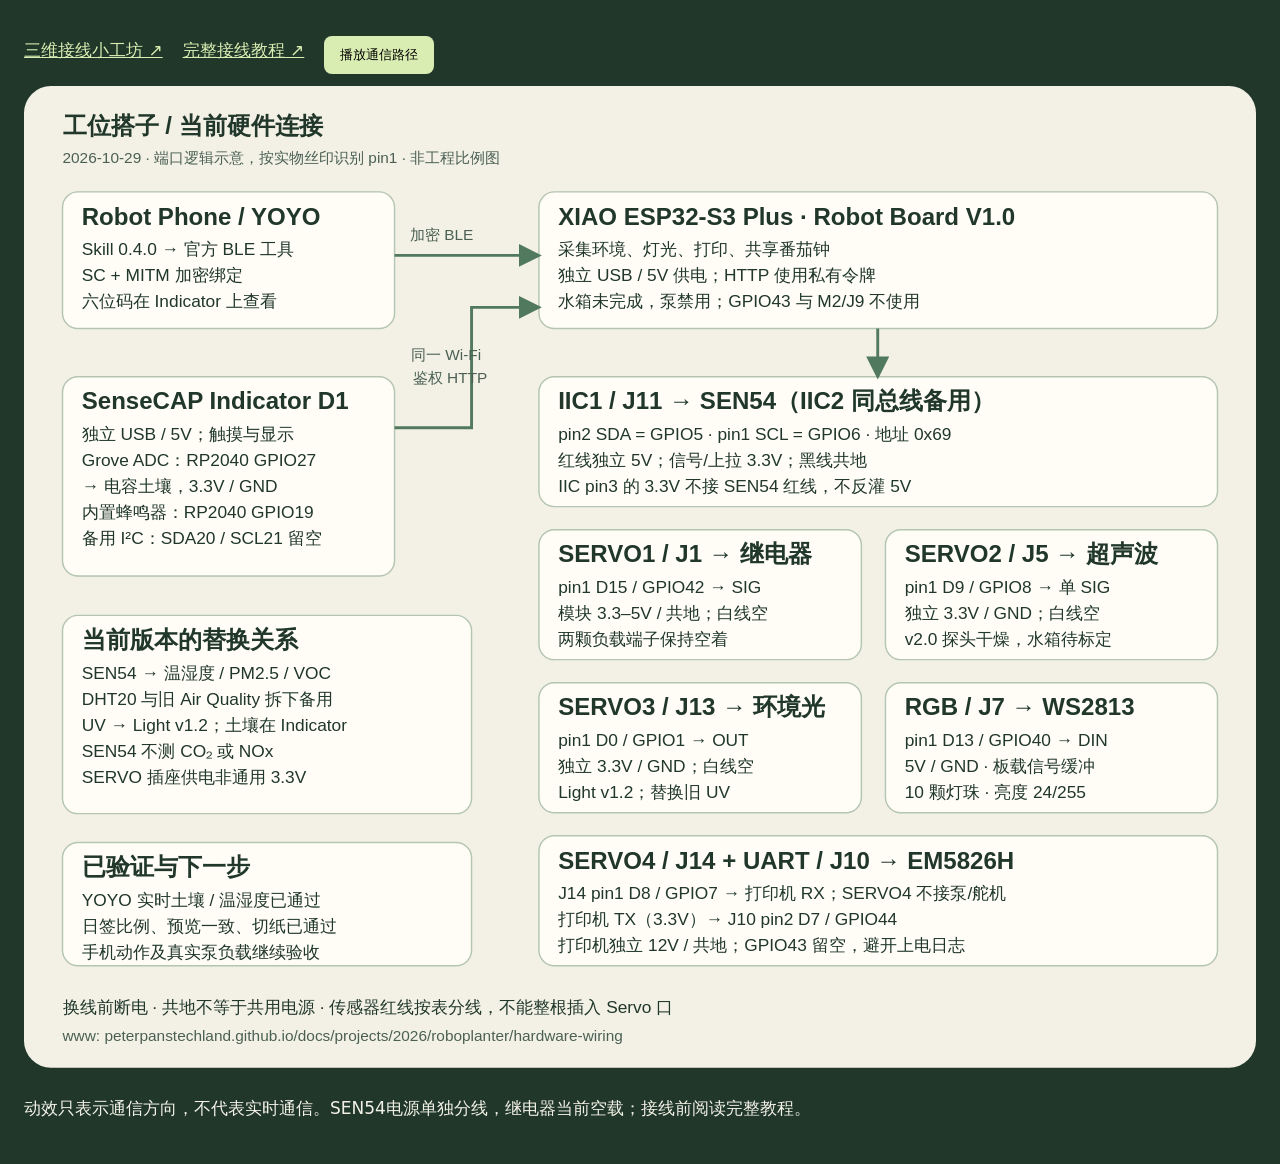
<file: docs/previews/roboplanter-wiring.html>
<!doctype html><html lang="zh-CN"><meta charset="utf-8"><meta name="viewport" content="width=device-width,initial-scale=1"><title>工位搭子 · 当前硬件连接</title><style>body{margin:0;background:#20372a;font:17px/1.7 system-ui,sans-serif}main{max-width:1280px;margin:auto;padding:24px}svg{width:100%;height:auto}nav{display:flex;gap:20px;flex-wrap:wrap;padding:12px 0}a{color:#d9edb2}p{color:#f3f1e6}button{background:#d9edb2;border:0;border-radius:8px;padding:10px 16px;cursor:pointer}svg[data-motion="true"] .wire{stroke-dasharray:10 5;animation:flow 1.4s linear infinite}@keyframes flow{to{stroke-dashoffset:-30}}@media(prefers-reduced-motion:reduce){.wire{animation:none!important}}</style><main><nav><a href="https://peterpanstechland.github.io/roboplanter/#wiring-lab">三维接线小工坊 ↗</a><a href="https://peterpanstechland.github.io/docs/projects/2026/roboplanter/hardware-wiring">完整接线教程 ↗</a><button id="motion" aria-pressed="false">播放通信路径</button></nav><svg xmlns="http://www.w3.org/2000/svg" viewBox="0 0 1280 1020" role="img" aria-labelledby="title desc">
<title id="title">RoboPlanter 当前硬件连接 · 2026-10-29</title><desc id="desc">手机加密BLE连接XIAO；Indicator通过同一局域网HTTP连接XIAO，土壤接Indicator。SEN54独立5V。继电器空载，水泵未接。</desc>
<defs><marker id="arrow" markerWidth="8" markerHeight="8" refX="7" refY="4" orient="auto-start-reverse"><path d="M0 0 8 4 0 8" fill="#51795e"/></marker></defs>
<style>text{font-family:'Microsoft YaHei','Noto Sans CJK SC',sans-serif;fill:#20372a}.h{font-size:25px;font-weight:700}.t{font-size:18px}.s{font-size:16px;fill:#4b6053}.wire{fill:none;stroke:#51795e;stroke-width:3;marker-end:url(#arrow)}.card{fill:#fffdf6;stroke:#b4c5b1;stroke-width:1.5}</style>
<rect width="1280" height="1020" rx="28" fill="#f3f1e6"/>
<text x="40" y="50" class="h">工位搭子 / 当前硬件连接</text><text x="40" y="80" class="s">2026-10-29 · 端口逻辑示意，按实物丝印识别 pin1 · 非工程比例图</text>

<rect class="card" x="40" y="110" width="345" height="142" rx="16"/>
<text class="h" x="60" y="144">Robot Phone / YOYO</text>
<text class="t" x="60" y="176">Skill 0.4.0 → 官方 BLE 工具</text>
<text class="t" x="60" y="203">SC + MITM 加密绑定</text>
<text class="t" x="60" y="230">六位码在 Indicator 上查看</text>
<rect class="card" x="535" y="110" width="705" height="142" rx="16"/>
<text class="h" x="555" y="144">XIAO ESP32-S3 Plus · Robot Board V1.0</text>
<text class="t" x="555" y="176">采集环境、灯光、打印、共享番茄钟</text>
<text class="t" x="555" y="203">独立 USB / 5V 供电；HTTP 使用私有令牌</text>
<text class="t" x="555" y="230">水箱未完成，泵禁用；GPIO43 与 M2/J9 不使用</text>
<path class="wire" d="M385 176 H535"/><text class="s" x="401" y="160">加密 BLE</text>
<rect class="card" x="40" y="302" width="345" height="207" rx="16"/>
<text class="h" x="60" y="336">SenseCAP Indicator D1</text>
<text class="t" x="60" y="368">独立 USB / 5V；触摸与显示</text>
<text class="t" x="60" y="395">Grove ADC：RP2040 GPIO27</text>
<text class="t" x="60" y="422">  → 电容土壤，3.3V / GND</text>
<text class="t" x="60" y="449">内置蜂鸣器：RP2040 GPIO19</text>
<text class="t" x="60" y="476">备用 I²C：SDA20 / SCL21 留空</text>
<path class="wire" d="M385 355 H465 V230 H535"/><text class="s" x="402" y="285">同一 Wi-Fi</text><text class="s" x="404" y="309">鉴权 HTTP</text>
<rect class="card" x="535" y="302" width="705" height="135" rx="16"/>
<text class="h" x="555" y="336">IIC1 / J11 → SEN54（IIC2 同总线备用）</text>
<text class="t" x="555" y="368">pin2 SDA = GPIO5 · pin1 SCL = GPIO6 · 地址 0x69</text>
<text class="t" x="555" y="395">红线独立 5V；信号/上拉 3.3V；黑线共地</text>
<text class="t" x="555" y="422">IIC pin3 的 3.3V 不接 SEN54 红线，不反灌 5V</text>
<rect class="card" x="535" y="461" width="335" height="135" rx="16"/>
<text class="h" x="555" y="495">SERVO1 / J1 → 继电器</text>
<text class="t" x="555" y="527">pin1 D15 / GPIO42 → SIG</text>
<text class="t" x="555" y="554">模块 3.3–5V / 共地；白线空</text>
<text class="t" x="555" y="581">两颗负载端子保持空着</text>
<rect class="card" x="895" y="461" width="345" height="135" rx="16"/>
<text class="h" x="915" y="495">SERVO2 / J5 → 超声波</text>
<text class="t" x="915" y="527">pin1 D9 / GPIO8 → 单 SIG</text>
<text class="t" x="915" y="554">独立 3.3V / GND；白线空</text>
<text class="t" x="915" y="581">v2.0 探头干燥，水箱待标定</text>
<rect class="card" x="535" y="620" width="335" height="135" rx="16"/>
<text class="h" x="555" y="654">SERVO3 / J13 → 环境光</text>
<text class="t" x="555" y="686">pin1 D0 / GPIO1 → OUT</text>
<text class="t" x="555" y="713">独立 3.3V / GND；白线空</text>
<text class="t" x="555" y="740">Light v1.2；替换旧 UV</text>
<rect class="card" x="895" y="620" width="345" height="135" rx="16"/>
<text class="h" x="915" y="654">RGB / J7 → WS2813</text>
<text class="t" x="915" y="686">pin1 D13 / GPIO40 → DIN</text>
<text class="t" x="915" y="713">5V / GND · 板载信号缓冲</text>
<text class="t" x="915" y="740">10 颗灯珠 · 亮度 24/255</text>
<rect class="card" x="535" y="779" width="705" height="135" rx="16"/>
<text class="h" x="555" y="813">SERVO4 / J14 + UART / J10 → EM5826H</text>
<text class="t" x="555" y="845">J14 pin1 D8 / GPIO7 → 打印机 RX；SERVO4 不接泵/舵机</text>
<text class="t" x="555" y="872">打印机 TX（3.3V）→ J10 pin2 D7 / GPIO44</text>
<text class="t" x="555" y="899">打印机独立 12V / 共地；GPIO43 留空，避开上电日志</text>
<path class="wire" d="M887 252 V302"/>
<rect class="card" x="40" y="550" width="425" height="206" rx="16"/>
<text class="h" x="60" y="584">当前版本的替换关系</text>
<text class="t" x="60" y="616">SEN54 → 温湿度 / PM2.5 / VOC</text>
<text class="t" x="60" y="643">DHT20 与旧 Air Quality 拆下备用</text>
<text class="t" x="60" y="670">UV → Light v1.2；土壤在 Indicator</text>
<text class="t" x="60" y="697">SEN54 不测 CO₂ 或 NOx</text>
<text class="t" x="60" y="724">SERVO 插座供电非通用 3.3V</text>
<rect class="card" x="40" y="786" width="425" height="128" rx="16"/>
<text class="h" x="60" y="820">已验证与下一步</text>
<text class="t" x="60" y="852">YOYO 实时土壤 / 温湿度已通过</text>
<text class="t" x="60" y="879">日签比例、预览一致、切纸已通过</text>
<text class="t" x="60" y="906">手机动作及真实泵负载继续验收</text>
<text x="40" y="963" class="t">换线前断电 · 共地不等于共用电源 · 传感器红线按表分线，不能整根插入 Servo 口</text><text x="40" y="992" class="s">www: peterpanstechland.github.io/docs/projects/2026/roboplanter/hardware-wiring</text></svg><p>动效只表示通信方向，不代表实时通信。SEN54电源单独分线，继电器当前空载；接线前阅读完整教程。</p></main><script>document.getElementById('motion').onclick=function(){const on=this.getAttribute('aria-pressed')!=='true';this.setAttribute('aria-pressed',on);document.querySelector('svg').dataset.motion=on;this.textContent=on?'暂停路径动效':'播放通信路径'};</script></html>
</file>
<file: web/experience/style.css>
:root{--paper:#f6f5ef;--ink:#222a23;--muted:#6d746b;--lime:#c4eb72;--line:#d9dcd1;--orange:#db7351;--serif:Georgia,'Songti SC','Noto Serif CJK SC',serif}*{box-sizing:border-box}html{scroll-behavior:smooth;scroll-padding-top:28px}body{margin:0;background:var(--paper);color:var(--ink);font-family:'Inter','PingFang SC','Microsoft YaHei',system-ui,sans-serif;-webkit-font-smoothing:antialiased}a{color:inherit;text-decoration:none}button{font:inherit;color:inherit;cursor:pointer}button:focus-visible,a:focus-visible{outline:3px solid var(--orange);outline-offset:5px}button:disabled{cursor:wait;opacity:.65}.skip{position:absolute;top:-100px;background:var(--ink);color:white;z-index:10;padding:15px}.skip:focus{top:0}.nav{max-width:1440px;padding:28px 56px;margin:auto;display:flex;align-items:center;justify-content:space-between;border-bottom:1px solid var(--line)}.brand{display:flex;align-items:center;gap:12px;font-size:20px;font-weight:800;letter-spacing:-.5px}.brand small{display:block;font-size:9px;letter-spacing:2.2px;font-weight:600;margin-top:4px}.brandmark{width:42px;height:42px;background:var(--lime);border:1px solid #8fa54c;border-radius:50%;display:grid;place-items:center;font-size:38px;font-family:var(--serif);line-height:1}.nav nav{display:flex;align-items:center;gap:30px;font-size:13px;font-weight:500}.nav-doc{background:#eceee5;padding:13px 17px;border-radius:30px}.nav-doc span{margin-left:16px}.hero{max-width:1440px;margin:auto;padding:70px 56px 58px;display:grid;grid-template-columns:1fr 1fr;gap:35px;align-items:center}.eyebrow{font-size:10px;font-weight:650;letter-spacing:1.6px;display:flex;align-items:center;gap:8px}.live-dot{height:7px;width:7px;background:#7b9939;border-radius:50%;display:inline-block}h1{font-size:clamp(44px,4.9vw,76px);font-weight:760;line-height:1.27;letter-spacing:-3px;margin:36px 0 25px}h2{font-size:clamp(30px,3.3vw,49px);font-weight:700;line-height:1.35;letter-spacing:-1.9px;margin:20px 0}.sprout-word{position:relative;z-index:1;white-space:nowrap}.sprout-word svg{position:absolute;bottom:-10px;left:0;width:100%;height:15px;stroke:var(--lime);stroke-width:10;fill:none;z-index:-1}.intro{font-size:16px;line-height:2;color:#626a5e}.hero-actions{display:flex;align-items:center;gap:28px;margin-top:33px}.button{display:inline-flex;align-items:center;justify-content:center;gap:30px;padding:17px 23px;border:0;border-radius:7px;font-size:14px;font-weight:650;transition:transform .2s,background .2s}.button:hover{transform:translateY(-2px)}.dark{background:var(--ink);color:var(--paper)}.lime{background:var(--lime);color:var(--ink)}.text-link{font-size:13px;border-bottom:1px solid #adb2a3;padding-bottom:6px}.aside-note{display:flex;align-items:center;gap:13px;margin-top:51px}.aside-note p{margin:0;font-size:11px;line-height:1.8;color:var(--muted)}.aside-note strong{font-weight:500}.mini-leaf{font-size:34px;color:#7e965f}.experience{background:#e9edde;border-radius:20px;position:relative;height:600px;scroll-margin-top:20px;overflow:hidden}.stage-top{display:flex;justify-content:space-between;align-items:center;position:absolute;top:20px;left:20px;right:20px;z-index:2}.tag{font-size:9px;padding:6px 9px;border:1px solid #b6c3a8;border-radius:20px;background:#f7f8ed90;color:#52613e}.specimen{font-size:8px;letter-spacing:1.4px;color:#829074}.experience #scene{width:100%;height:480px;position:relative;touch-action:pan-y}.experience canvas{display:block;width:100%;height:100%;cursor:grab}.experience canvas:active{cursor:grabbing}.speech{position:absolute;top:72px;right:24px;text-align:left;z-index:1;pointer-events:none;max-width:42%;background:#f9fbf0f0;border:1px solid #d4dcc4;padding:13px 16px;border-radius:11px 11px 11px 0;transform:rotate(3deg)}.speech-name{font-size:8px;color:#839170;letter-spacing:1.5px}.speech p{font-size:14px;line-height:1.6;font-weight:600;margin:7px 0 0}.orbit-note{position:absolute;bottom:124px;left:24px;right:24px;display:flex;align-items:center;gap:8px;font-size:9px;color:#748065}.orbit-note #render-state{margin-left:auto;letter-spacing:.5px}.scene-controls{position:absolute;bottom:43px;left:15px;right:15px;display:flex;gap:5px;background:#f6f7ec;border-radius:10px;padding:5px}.control{display:flex;flex:1;align-items:center;justify-content:center;gap:5px;border:0;background:none;padding:16px 4px;border-radius:7px;white-space:nowrap;font-size:11px;transition:background .15s}.control:hover{background:#e7edd9}.control[aria-pressed=true]{background:var(--ink);color:var(--lime)}.control.accent{background:var(--lime)}.simulation-note{position:absolute;bottom:13px;font-size:9px;text-align:center;width:100%;margin:0;color:#6b785b}.ticker{border-block:1px solid var(--line);padding:23px 56px;display:flex;justify-content:center;align-items:center;gap:clamp(20px,4vw,70px);font-size:13px;color:#616e52;overflow:hidden;white-space:nowrap}.ticker i{font-size:20px;font-style:normal;color:#99b063}.section{max-width:1440px;margin:0 auto;padding:98px 56px}.section-kicker{font-size:9px;font-weight:650;letter-spacing:1.9px;color:#7e8779}.story-heading,.build-heading{display:flex;justify-content:space-between;gap:55px;align-items:center}.story-heading p,.build-heading p{font-size:14px;line-height:2.05;color:var(--muted);padding-right:40px}.moments{display:grid;grid-template-columns:repeat(3,1fr);gap:20px;margin-top:35px}.moment{border-top:1px solid #c8cec0;padding:27px 24px 25px 0}.moment.green{background:#e9eede;border:0;border-radius:8px;padding:27px 24px}.moment-time{font-size:10px;font-weight:500;color:#7d8872;letter-spacing:1px}.moment h3{font-size:24px;font-weight:650;letter-spacing:-1px;margin:23px 0 16px}.moment p{font-size:13px;line-height:1.9;color:#6a7361;max-width:300px}.status-pill{display:inline-block;font-size:9px;border-radius:30px;padding:6px 9px;background:#dbe5c9;color:#526041;margin-top:17px}.status-pill.outline{background:transparent;border:1px solid #ccd2c2}.mood-section{display:grid;grid-template-columns:1fr 1.3fr;gap:55px;border-block:1px solid var(--line)}.mood-section p{font-size:14px;line-height:1.9;color:var(--muted)}.mood-section small{font-size:10px}.mood-picker{display:grid;grid-template-columns:1fr 1fr;gap:12px;align-self:center}.mood{border:1px solid var(--line);background:transparent;border-radius:10px;min-height:145px;display:flex;flex-direction:column;align-items:flex-start;padding:18px 21px;transition:background .2s,transform .2s}.mood:hover{transform:translateY(-3px)}.mood.selected{background:var(--lime);border-color:#a8cb63}.mood-face{font-size:28px;letter-spacing:3px;height:48px}.mood strong{font-size:15px;font-weight:600}.mood small{margin-top:8px;color:#697657}.architecture{display:flex;align-items:center;gap:18px;margin-top:35px;background:#eaece3;padding:30px;border-radius:10px}.arch-node{flex:1}.arch-node>span{font-size:10px;color:#838b7a}.arch-node strong{display:block;font-size:22px;margin:12px 0}.arch-node small{font-size:10px;color:#6b7562}.arch-arrow{color:#889976;font-size:23px}.arch-caption{font-size:10px;line-height:1.8;color:#7a8470;margin-top:15px}.build-routes{display:grid;grid-template-columns:repeat(3,1fr);gap:25px;margin-top:42px}.build-routes>a{padding-top:20px;border-top:1px solid var(--line)}.route-num{font-family:var(--serif);font-size:26px;color:#8c9c76}.build-routes h3{font-size:18px;margin:15px 0}.build-routes p{font-size:12px;line-height:1.9;color:var(--muted);max-width:300px}.route-link{display:block;font-size:12px;margin-top:25px;text-decoration:underline;text-underline-offset:5px}.truth-section{display:grid;grid-template-columns:1fr 1.1fr;gap:70px;border-top:1px solid var(--line)}.progress-list>div{padding:23px 0;border-top:1px solid var(--line)}.progress-code{font-size:10px;color:#83916e;letter-spacing:1px}.progress-list p{font-size:15px;line-height:1.9}.progress-list small{font-size:11px;color:var(--muted)}.closing{background:#253126;color:var(--paper);text-align:center;padding:78px 20px 75px}.closing-label{font-size:9px;letter-spacing:2.4px;color:#adb8a1}.closing h2{font-size:clamp(40px,5vw,65px);margin:28px 0 20px}.closing p{font-size:13px;color:#b8c1ae;margin-bottom:30px}.closing .closing-note{font-size:10px;margin:20px 0 0;color:#85917a}footer{padding:35px 56px;display:flex;align-items:center;justify-content:space-between;max-width:1440px;margin:auto}footer>.brand{font-size:15px}footer .brand small{font-size:8px}footer p{font-size:10px;line-height:2;color:var(--muted)}footer>span{font-size:8px;letter-spacing:1.2px;color:#8c9383}footer a:hover{text-decoration:underline}.fallback-plant{position:absolute;inset:70px 0 80px;display:flex;justify-content:center;align-items:center;flex-direction:column}.fallback-leaves{color:#719740;font-size:115px;line-height:1}.fallback-pot{font-size:54px;background:#f8e7cf;width:165px;height:145px;display:grid;place-items:center;border-radius:14px 14px 55px 55px;border:1px solid #d4c5ac;box-shadow:0 23px 15px -18px #68715560}.fallback-plant.hidden{display:none}dialog{width:min(930px,94vw);max-height:94vh;border:1px solid #d2d8c8;border-radius:18px;background:var(--paper);color:var(--ink);padding:45px;overflow:auto}dialog[open]{display:grid;grid-template-columns:1fr 1fr;gap:30px;align-items:center}dialog::backdrop{background:#162018bd;backdrop-filter:blur(6px)}.dialog-close{position:absolute;top:12px;right:16px;border:0;background:transparent;font-size:26px;padding:0 8px}.dialog-notice{font-size:11px;line-height:1.7;color:var(--muted);margin:22px 0}.dialog-close:hover{color:var(--orange)}dialog h2{font-size:32px}dialog p{font-size:13px;line-height:1.9}#poster-canvas{width:100%;height:auto;border-radius:7px;border:1px solid var(--line)}#download-status{font-size:11px}.noscript{padding:20px;text-align:center}
@media(min-width:1600px){.hero{padding-top:95px;padding-bottom:80px}.experience{height:660px}.experience #scene{height:540px}}
@media(max-width:1050px){.nav{padding:24px 32px}.hero{padding:55px 32px 45px;gap:22px}.experience{height:550px}.experience #scene{height:440px}.speech{top:66px;right:15px;padding:9px 12px}.speech p{font-size:12px}.specimen{display:none}h1{letter-spacing:-2px}.section{padding:75px 32px}.nav nav{gap:20px}.nav nav>a:first-child{display:none}.control{font-size:10px}.story-heading p,.build-heading p{padding:0}.moment h3{font-size:21px}.truth-section{gap:35px}footer{padding:30px 32px}}
@media(max-width:760px){.nav{padding:18px 20px}.brand{font-size:17px}.brandmark{width:35px;height:35px;font-size:32px}.brand small{font-size:7px}.nav nav>a:not(.nav-doc){display:none}.nav-doc{font-size:11px;padding:11px 12px}.hero{display:flex;flex-direction:column;padding:35px 20px;gap:30px;align-items:stretch}.eyebrow{font-size:8px;letter-spacing:1.2px}h1{font-size:49px;line-height:1.23;margin:25px 0 18px}.intro{font-size:13px}.hero-actions{margin-top:24px;gap:23px}.aside-note{margin-top:25px}.aside-note p{font-size:10px}.experience{height:525px;border-radius:14px}.experience #scene{height:414px}.speech{right:17px;top:70px;max-width:42%}.speech p{font-size:12px}.stage-top{top:16px;left:16px}.scene-controls{left:10px;right:10px}.control{padding:16px 3px;font-size:10px}.ticker{padding:17px 20px;gap:20px;justify-content:flex-start;font-size:10px}.ticker i{font-size:15px}.ticker span:last-child{display:none}.ticker i:last-of-type{display:none}.section{padding:56px 20px}.section-kicker{font-size:8px}h2{font-size:35px;letter-spacing:-1px}.story-heading,.build-heading{display:block}.story-heading p,.build-heading p{font-size:13px}.moments{grid-template-columns:1fr;gap:10px;margin-top:28px}.moment{padding:24px 12px 20px}.moment.green{padding:24px 18px}.moment h3{font-size:22px;margin:15px 0}.moment p{max-width:none}.status-pill{margin-top:5px}.mood-section{grid-template-columns:1fr;gap:22px}.mood-picker{gap:10px}.mood{min-height:134px;padding:16px}.mood-face{font-size:26px}.architecture{padding:22px 16px;gap:8px}.arch-node strong{font-size:14px;margin:12px 0}.arch-node small{font-size:8px;line-height:1.8;display:block}.arch-node>span{font-size:8px}.arch-arrow{font-size:16px}.build-routes{grid-template-columns:1fr;gap:25px;margin-top:30px}.build-routes>a{display:grid;grid-template-columns:34px 1fr;gap:0 8px}.route-num{grid-row:1/4}.build-routes h3{margin:2px 0 10px;font-size:17px}.build-routes p{margin:0;max-width:none}.route-link{grid-column:2;margin-top:13px}.truth-section{grid-template-columns:1fr;gap:25px}.closing{padding:60px 20px}.closing h2{font-size:45px}.closing p{font-size:12px}footer{padding:26px 20px;align-items:flex-start;gap:18px;flex-wrap:wrap}footer p{margin:0}footer>span{width:100%;font-size:7px}dialog{padding:35px 22px 24px}dialog[open]{grid-template-columns:1fr;gap:15px}dialog h2{font-size:26px;margin:16px 0}dialog #poster-canvas{width:70%;margin:auto}dialog .eyebrow{font-size:8px}.dialog-notice{margin:13px 0}.button{font-size:12px;padding:15px 19px}}
@media(max-width:1050px){.experience{height:600px}.scene-controls{display:grid;grid-template-columns:repeat(2,minmax(0,1fr))}.control{min-width:0;min-height:46px;font-size:11px}.orbit-note{bottom:168px}}
@media(max-width:760px){.experience{height:580px}}
@media(prefers-reduced-motion:reduce){html{scroll-behavior:auto}*,*::before,*::after{transition:none!important;animation:none!important}}
</file>
<file: web/experience/product-model.css>
.product-section{display:grid;grid-template-columns:minmax(240px,.7fr) minmax(0,1.3fr);gap:64px;align-items:center;scroll-margin-top:24px}
.product-copy h2{margin-top:22px}
.product-intro{font-size:15px;line-height:1.95;color:var(--muted)}
.product-details{list-style:none;padding:0;margin:27px 0 32px;display:grid;gap:14px;font-size:12px}
.product-details span{color:#859477;font-size:10px;letter-spacing:1px;margin-right:15px}
.product-boundary{font-size:10px;line-height:1.9;color:var(--muted);margin:24px 0 0}
.product-display{min-width:0}
.product-stage{position:relative;isolation:isolate;height:620px;border-radius:20px;background:#e9edde;overflow:hidden;border:1px solid #dbe1d1}
.product-poster{width:100%;height:100%;object-fit:contain;padding:22px 22px 83px;display:block}
.product-poster[hidden],.product-stage iframe[hidden],.product-load[hidden],.product-caption button[hidden]{display:none}
.product-badge{position:absolute;left:20px;top:20px;border:1px solid #b6c3a8;border-radius:20px;background:#f7f8edf0;color:#52613e;font-size:10px;padding:7px 10px;z-index:2;pointer-events:none}
.product-stage iframe{position:absolute;inset:0;width:100%;height:100%;border:0;display:block;background:#e9edde}
.product-display.is-active .product-badge{display:none}
.product-load{position:absolute;bottom:18px;left:20px;right:20px;text-align:center}
.product-load .button{gap:22px}
.product-load .button[hidden]{display:none}
.product-load p{font-size:10px;margin:9px 0 0;color:#617051}
.product-caption{display:flex;align-items:center;justify-content:space-between;gap:14px;min-height:44px;padding:12px 2px 0;font-size:10px;line-height:1.7;color:var(--muted)}
.product-caption button{border:0;background:transparent;padding:7px 0;text-decoration:underline;text-underline-offset:4px;white-space:nowrap;font-size:11px}
@media(max-width:1050px){.product-section{gap:30px;grid-template-columns:minmax(220px,.7fr) minmax(0,1.3fr)}.product-stage{height:560px}}
@media(max-width:760px){.product-section{grid-template-columns:1fr;gap:26px}.product-copy h2{margin-top:17px}.product-intro br{display:none}.product-details{grid-template-columns:repeat(3,minmax(0,1fr));gap:10px;margin:22px 0;font-size:10px;line-height:1.7}.product-details span{display:block;margin:0 0 4px}.product-boundary{margin-top:16px}.product-stage{height:510px}.product-poster{padding:20px 8px 100px}.product-badge{left:14px;top:14px;font-size:9px}.product-caption{align-items:flex-start}}
</file>
<file: web/experience/wiring-lab.css>
.wiring-section{scroll-margin-top:20px}.wiring-heading{display:flex;justify-content:space-between;gap:32px;align-items:flex-end;margin-bottom:32px}.wiring-heading h2{margin-bottom:0}.wiring-lead{padding-bottom:5px}.wiring-lead p{font-size:14px;line-height:1.9;color:var(--muted);margin:0 0 16px}.wiring-lead>span{font-size:10px;color:var(--muted)}
.wiring-lab{--wl-cream:#f3f1e7;--wl-muted:#a8b8a7;--wl-line:#405345;--wl-lime:#c4eb72;background:#1c2e24;color:var(--wl-cream);border-radius:20px;overflow:hidden;border:1px solid #31483a}.wiring-lab button{border:0}.wiring-lab button:focus-visible{outline:3px solid var(--wl-lime);outline-offset:3px}.wiring-lab button:disabled{cursor:default;opacity:.3}.wiring-lab [hidden]{display:none!important}
.wiring-toolbar{display:flex;justify-content:space-between;align-items:center;gap:12px;border-bottom:1px solid var(--wl-line);padding:18px 24px}.wiring-boards{display:flex;background:#14251b;border-radius:7px;padding:4px;gap:4px}.wiring-boards button{background:transparent;color:var(--wl-muted);padding:11px 15px;font-size:12px;border-radius:4px}.wiring-boards button[aria-pressed=true]{background:var(--wl-cream);color:#25382a;font-weight:650}.wiring-version{font-size:10px;color:var(--wl-muted);letter-spacing:.2px;text-align:right}
.wiring-workspace{display:grid;grid-template-columns:minmax(0,1.55fr) minmax(300px,1fr)}.wiring-visual{min-width:0;border-right:1px solid var(--wl-line);background:#21382a}.wiring-view{position:relative;height:478px;isolation:isolate;overflow:hidden;background:radial-gradient(ellipse at 43% 47%,#38543d 0%,#21382a 65%)}.wiring-view canvas{display:block;width:100%;height:100%;touch-action:pan-y;cursor:grab}.wiring-view canvas:active{cursor:grabbing}.wiring-fallback{position:absolute;inset:0;display:grid;place-content:center;padding:35px;color:var(--wl-muted)}.wiring-fallback svg{width:100%;max-height:350px}.wiring-fallback p{font-size:11px;text-align:center;line-height:1.7}.wiring-scene-caption{position:absolute;bottom:15px;left:22px;right:22px;display:flex;justify-content:space-between;gap:10px;font-size:9px;letter-spacing:.8px;color:#a3b79e;pointer-events:none}.wiring-scene-caption span:last-child{letter-spacing:0}.wiring-hotspots{position:absolute;inset:0;pointer-events:none;overflow:hidden}.wiring-hotspot{position:absolute;left:0;top:0;display:flex;align-items:center;gap:5px;pointer-events:auto;transform:translate(-50%,-50%);border:1px solid #71836a!important;color:#eff1e7;background:#21382aee;border-radius:20px;min-height:29px;padding:5px 8px;font-size:10px;white-space:nowrap;transition:background .2s,color .2s;box-shadow:0 2px 10px #09160e22}.wiring-hotspot::before{content:'';width:5px;height:5px;background:#8da485;border-radius:50%;flex:none}.wiring-hotspot[aria-pressed=true]{color:#203421;background:var(--wl-lime);border-color:var(--wl-lime)!important;font-weight:700;z-index:3}.wiring-hotspot[aria-pressed=true]::before{background:#426a2b}.wiring-hotspot:hover{background:#3b533b}.wiring-hotspot[aria-pressed=true]:hover{background:#d6f4a0}
.wiring-view-controls{display:flex;justify-content:space-between;align-items:center;gap:10px;padding:12px 19px;border-top:1px solid var(--wl-line);color:var(--wl-muted);font-size:9px}.wiring-view-controls>div{display:flex;gap:6px}.wiring-view-controls button{border:1px solid #597052;background:transparent;color:#d4ddca;border-radius:4px;font-size:10px;min-height:32px;padding:6px 9px}.wiring-view-controls button[aria-pressed=true]{background:#c4eb72;color:#213426;border-color:#c4eb72}.wiring-port-picker{padding:18px;display:flex;flex-wrap:wrap;gap:7px;border-top:1px solid var(--wl-line);min-height:105px;align-content:flex-start}.wiring-port-button{font-size:10px;display:flex;align-items:center;gap:8px;border:1px solid #496042!important;padding:10px 11px;color:#c4d1bd;background:transparent;border-radius:5px;min-height:37px}.wiring-port-button span{font-size:9px;color:#92a68b}.wiring-port-button[aria-pressed=true]{background:#c4eb72;color:#213426;border-color:#c4eb72!important}.wiring-port-button[aria-pressed=true] span{color:#496835}.wiring-port-button:hover{border-color:#c4eb72!important}
.wiring-detail{padding:25px 25px 22px;min-width:0;background:#1c2e24}.wiring-route-meta{display:flex;justify-content:space-between;gap:12px;align-items:flex-start;font-size:9px;line-height:1.7;color:var(--wl-muted)}#wiring-protocol{color:var(--wl-lime);letter-spacing:.2px}#wiring-status{text-align:right}.wiring-detail h3{font-size:26px;letter-spacing:-.8px;margin:18px 0 8px;font-weight:600}.wiring-device-line{font-size:12px;color:#c4cdbd;line-height:1.7;margin:0 0 17px}.wiring-port-address{font-size:10px;line-height:1.7;color:#b6c7ad;padding-bottom:16px;margin:0;border-bottom:1px solid var(--wl-line)}.wiring-pin-list{list-style:none;margin:15px 0 21px;padding:0;display:grid;gap:10px}.wiring-pin-list li{display:grid;grid-template-columns:8px minmax(0,1fr) 12px minmax(0,1fr);align-items:baseline;gap:7px;font-size:10px;line-height:1.6}.wiring-wire-dot{width:6px;height:6px;border-radius:50%;align-self:center;background:#c4eb72}.wiring-wire-dot[data-kind=power]{background:#df8d6d}.wiring-wire-dot[data-kind=external]{background:#e8b070}.wiring-wire-dot[data-kind=ground]{background:#a7b7aa;border:1px solid #d1dac9}.wiring-wire-dot[data-kind=signal2]{background:#f0df9f}.wiring-wire-dot[data-kind=unused]{background:none;border:1px solid #94a68d}.wiring-pin-list li>span:last-child{color:#b2c2a9}.wiring-pin-arrow{color:#70886a}.wiring-tutorial{border-top:1px solid var(--wl-line);padding-top:16px}.wiring-step-tabs{display:flex;justify-content:space-between;gap:6px}.wiring-step-tabs button{color:#9caf92;background:transparent;font-size:10px;line-height:1.5;text-align:left;padding:4px 0 9px;flex:1;border-bottom:2px solid #405345}.wiring-step-tabs button>span{display:block;font-size:9px;margin-bottom:5px;letter-spacing:1px}.wiring-step-tabs button[aria-pressed=true]{color:var(--wl-lime);border-bottom-color:var(--wl-lime)}.wiring-step-copy{padding:17px 0 0;min-height:129px}.wiring-step-copy strong{font-size:13px;font-weight:550;line-height:1.6}.wiring-step-copy p{font-size:11px;line-height:1.95;color:#b5c6ac;margin:8px 0 15px}.wiring-playback{display:flex;justify-content:space-between;gap:10px;align-items:center}.wiring-playback>button{background:#c4eb72;color:#253b26;border-radius:5px;font-size:10px;padding:10px 12px;min-height:36px}.wiring-playback>div{display:flex;gap:10px;align-items:center}.wiring-playback>div button{background:transparent;color:#c9d5c1;border:1px solid #526c49;width:31px;height:31px;border-radius:50%;font-size:16px}.wiring-playback>div span{color:#a6ba9d;font-size:9px;white-space:nowrap}.wiring-caution{border-left:2px solid #ad9772;padding-left:10px;color:#d5c5a8;font-size:10px;line-height:1.85;margin:20px 0 14px}.wiring-doc-link{font-size:10px;color:#d5dfca;text-decoration:underline;text-underline-offset:4px;line-height:1.8}.wiring-footnote{display:flex;align-items:center;justify-content:space-between;gap:15px;padding:13px 23px;border-top:1px solid var(--wl-line);font-size:9px;line-height:1.8;color:var(--wl-muted)}.wiring-footnote p{margin:0;display:flex;align-items:center;gap:8px}.wiring-footnote a{white-space:nowrap}.wiring-pulse-dot{width:5px;height:5px;background:var(--wl-lime);border-radius:50%;flex:none}
@media(max-width:1100px){.wiring-workspace{grid-template-columns:minmax(0,1.2fr) minmax(300px,1fr)}.wiring-view{height:480px}.wiring-detail{padding:22px 18px}.wiring-hotspot{font-size:9px;padding:5px 7px}.wiring-view-controls{padding:10px 12px}.wiring-view-controls>span{max-width:80px;line-height:1.7}.wiring-view-controls button{padding:6px 7px}}
@media(max-width:820px){.wiring-heading{align-items:flex-start;flex-direction:column;gap:18px}.wiring-heading h2 br{display:none}.wiring-lead p{font-size:12px;margin-bottom:9px}.wiring-workspace{grid-template-columns:1fr}.wiring-visual{border-right:0;border-bottom:1px solid var(--wl-line)}.wiring-view{height:430px}.wiring-detail{padding:25px}.wiring-step-copy{min-height:106px}.wiring-port-picker{min-height:0;padding:15px 18px}.wiring-hotspot{font-size:10px}.wiring-version{max-width:150px;font-size:9px}.wiring-toolbar{padding:14px 17px}.wiring-boards button{padding:10px 11px;font-size:11px}.wiring-footnote{align-items:flex-start}.wiring-footnote p{align-items:flex-start}.wiring-pulse-dot{margin-top:5px}}
@media(max-width:480px){.wiring-heading h2{font-size:30px}.wiring-lab{border-radius:14px}.wiring-toolbar{align-items:flex-start;flex-direction:column;gap:10px;padding:13px}.wiring-version{max-width:none;font-size:9px}.wiring-boards{width:100%}.wiring-boards button{flex:1}.wiring-view{height:350px}.wiring-scene-caption{left:13px;right:13px;font-size:8px;letter-spacing:0}.wiring-hotspot{font-size:8px;min-height:27px;padding:4px 6px;gap:3px}.wiring-hotspot::before{width:4px;height:4px}.wiring-port-picker{gap:6px;padding:13px}.wiring-port-button{padding:9px 8px;font-size:9px;gap:5px}.wiring-port-button span{font-size:8px}.wiring-detail{padding:23px 17px}.wiring-detail h3{font-size:25px}.wiring-pin-list li{font-size:10px}.wiring-view-controls{padding:10px}.wiring-view-controls>span{font-size:8px;max-width:73px}.wiring-view-controls button{font-size:9px;padding:6px}.wiring-step-copy{min-height:135px}.wiring-footnote{padding:13px 16px;flex-direction:column;gap:6px}}

/* A warm workbench: real connector cues, a small companion, hands-on practice. */
.wiring-lab{--wl-cream:#293e30;--wl-muted:#697c62;--wl-line:#d6dfc9;--wl-lime:#527632;background:#fcfcf5;color:#293e30;border-color:#d2dbc5;box-shadow:0 20px 65px #36492d09}.wiring-toolbar{background:#fafbf1}.wiring-boards{background:#e9eddd}.wiring-boards button{color:#66785b}.wiring-boards button[aria-pressed=true]{background:#354b35;color:#fffef0}.wiring-version{margin-left:auto}.wiring-progress{font-size:10px;color:#527632;border:1px dashed #a9bc8f;border-radius:20px;padding:6px 10px;white-space:nowrap}.wiring-visual{background:#edf0df}.wiring-view{height:510px;background:radial-gradient(ellipse at 45% 50%,#f6f4e7,#e7edda 75%)}.wiring-detail{background:#fcfcf5;padding-top:27px}.wiring-route-meta{color:#7b886d}.wiring-device-line{color:#7b7e66}.wiring-port-address{color:#63765b}.wiring-detail h3{font-size:28px}.wiring-pin-list li{font-size:11px}.wiring-pin-list li>span:last-child{color:#6a7c60}.wiring-pin-arrow{color:#a0af92}.wiring-step-tabs button{color:#7b886e;border-bottom-color:#dce3ce}.wiring-step-copy strong{font-size:14px}.wiring-step-copy p{font-size:12px;color:#63735a}.wiring-playback>button{background:#d6edae;color:#34542b}.wiring-playback>div button{color:#526b42;border-color:#bdcba9}.wiring-playback>div span{color:#6b7e5f}.wiring-caution{color:#8a7051;border-left-color:#d1b28a}.wiring-doc-link{color:#4c6940}.wiring-port-button{color:#4b6340;border-color:#c9d3b8!important;background:#f7f9ed}.wiring-port-button span{color:#7b8c6b}.wiring-port-button[aria-pressed=true]{background:#d3eaa7;border-color:#b6ce88!important}.wiring-port-button[data-completed=true]::after{content:'✓';font-size:10px;color:#527632}.wiring-view-controls{color:#728369}.wiring-view-controls button{color:#567047;border-color:#b3c3a0;background:#f9f9ef}.wiring-view-controls button[aria-pressed=true]{background:#d3eaa7;border-color:#abc47c}.wiring-hotspot{color:#4f6542;background:#fffef3ee;border-color:#b5c6a1!important;box-shadow:0 3px 9px #52644015}.wiring-hotspot::before{background:#829d65}.wiring-hotspot[aria-pressed=true]{background:#d4ec9e;color:#3a5928;border-color:#94b160!important}.wiring-hotspot:hover{background:#e6efce}.wiring-scene-caption{color:#75866b}.wiring-footnote{background:#f7f8ef}.wiring-pulse-dot{background:#87a84d}.wiring-fallback{color:#6e7f62}
.wiring-buddy{position:absolute;z-index:4;top:19px;left:18px;display:flex;align-items:center;gap:10px;max-width:60%;pointer-events:none}.wiring-buddy-face{position:relative;display:grid;place-items:center;width:40px;height:37px;flex:none;color:#3c6132;background:#d4e7b4;border:1px solid #b5cf91;border-radius:11px 11px 15px 15px;font-size:20px;box-shadow:0 3px 0 #abc78a;transform:rotate(-5deg)}.wiring-buddy-face::before{content:'';position:absolute;width:13px;height:7px;background:#8fb862;top:-7px;left:19px;border-radius:0 10px;transform:rotate(-30deg)}.wiring-buddy p{font-size:11px;line-height:1.7;background:#fffef3eb;border:1px solid #d8e0c7;padding:9px 12px;border-radius:12px 12px 12px 2px;margin:0;color:#5c7050;max-width:240px}.wiring-buddy[data-mood=happy] .wiring-buddy-face{animation:buddy-pop .65s ease}.wiring-buddy[data-mood=oops] .wiring-buddy-face{animation:buddy-no .4s ease;background:#f1dfbe;border-color:#d8c19a}.wiring-buddy[data-mood=happy] p{background:#eaf3d6;border-color:#bfd497}.wiring-mode{position:absolute;z-index:4;top:20px;right:15px;display:flex;gap:3px;border:1px solid #c9d4b6;border-radius:20px;padding:3px;background:#f6f8ec}.wiring-mode button{background:transparent;color:#6c805d;border-radius:17px;font-size:9px;padding:7px 9px}.wiring-mode button[aria-pressed=true]{background:#405c36;color:#f7faeb}.wiring-plug{position:absolute;z-index:6;background:transparent;display:flex;flex-direction:column;align-items:center;padding:12px;transform:translate(-50%,-50%);cursor:grab;touch-action:none;user-select:none;filter:drop-shadow(0 6px 4px #4e64402b)}.wiring-plug.is-held{cursor:grabbing}.wiring-plug-body{position:relative;display:flex;align-items:center;justify-content:center;gap:3px;width:48px;height:34px;background:#f7f0dc;border:1px solid #a9a38d;border-top:5px solid #fffcec;border-radius:5px 5px 9px 9px;transform:rotate(-9deg)}.wiring-plug-body::before{content:'';position:absolute;width:20px;height:7px;border:1px solid #b6af96;border-bottom:0;border-radius:2px 2px 0 0;background:#f7f0dc;top:-11px;left:12px}.wiring-plug-body i{display:block;width:6px;height:13px;background:#485044;border:1px solid #a7aa93;border-radius:2px}.wiring-plug-label{font-size:9px;color:#4a6937;background:#f7fbe9;border:1px solid #b5c897;border-radius:12px;white-space:nowrap;padding:5px 8px;margin-top:9px}.is-practicing .wiring-hotspot[aria-pressed=true]{border-style:dashed!important;border-width:2px!important;animation:socket-breathe 2s ease-in-out infinite}.is-connected .wiring-hotspot[aria-pressed=true]{border-style:solid!important;animation:none;background:#c5e99d}.wiring-practice-note{position:absolute;z-index:5;bottom:39px;left:15px;right:15px;display:flex;align-items:center;justify-content:space-between;gap:9px;background:#fffef2ee;border:1px solid #d1ddbc;border-radius:9px;padding:10px 12px;box-shadow:0 4px 10px #6279470a}.wiring-practice-note>span{font-size:10px;line-height:1.6;color:#5c7447}.wiring-practice-note button{padding:7px 9px;border-radius:5px;background:#d6eab3;color:#446132;font-size:10px;white-space:nowrap}.is-connected .wiring-practice-note{border-color:#aac580;background:#eef7db}.wiring-lab.is-practicing .wiring-view canvas{cursor:grab}
@keyframes buddy-pop{0%,100%{transform:rotate(-5deg) translateY(0)}35%{transform:rotate(7deg) translateY(-9px)}65%{transform:rotate(-9deg) translateY(-3px)}}@keyframes buddy-no{0%,100%{transform:rotate(-5deg)}30%{transform:rotate(9deg)}65%{transform:rotate(-12deg)}}@keyframes socket-breathe{0%,100%{box-shadow:0 0 0 2px #a8c67b22}50%{box-shadow:0 0 0 7px #a8c67b44}}
@media(max-width:1100px){.wiring-buddy{max-width:58%;left:13px}.wiring-buddy p{font-size:10px;padding:8px}.wiring-mode{right:10px}.wiring-mode button{font-size:9px;padding:7px}.wiring-detail{padding-left:21px;padding-right:21px}.wiring-version{font-size:9px}}
@media(max-width:820px){.wiring-view{height:470px}.wiring-buddy{max-width:61%}.wiring-buddy p{font-size:11px}.wiring-detail{padding:25px}.wiring-toolbar{flex-wrap:wrap}.wiring-version{margin-left:0}.wiring-progress{margin-left:auto}.wiring-mode{right:15px}}
@media(max-width:480px){.wiring-heading h2{font-size:29px}.wiring-heading h2 br{display:block}.wiring-toolbar{flex-direction:row;gap:10px}.wiring-version{font-size:8px}.wiring-progress{font-size:9px;padding:5px 8px}.wiring-view{height:400px}.wiring-buddy{top:17px;left:11px;max-width:91%;gap:8px}.wiring-buddy-face{width:34px;height:32px;font-size:18px}.wiring-buddy p{font-size:10px;padding:8px 10px;max-width:250px}.wiring-mode{top:79px;right:12px}.wiring-mode button{font-size:9px;padding:6px 9px}.wiring-detail{padding:24px 17px}.wiring-detail h3{font-size:26px}.wiring-pin-list li{font-size:10px}.wiring-step-copy p{font-size:11px}.wiring-practice-note{left:10px;right:10px;bottom:34px;padding:8px 9px}.wiring-practice-note>span{font-size:9px}.wiring-practice-note button{font-size:9px}.wiring-plug-label{font-size:8px}.wiring-hotspot{min-height:29px}.wiring-port-button{min-height:39px}}
</file>
<file: web/experience/voxel.css>
/* The block world is drawn here; official product photographs remain unfiltered. */
:root{--paper:#f3f1df;--ink:#233b28;--muted:#53634f;--lime:#b6e568;--line:#bec8a3;--orange:#cc5939;--pixel:ui-monospace,'Cascadia Code','Courier New',monospace}
body{background-color:var(--paper);background-image:linear-gradient(#acb58a0c 1px,transparent 1px),linear-gradient(90deg,#acb58a0c 1px,transparent 1px);background-size:24px 24px}
::selection{background:#b6e568;color:#203724}button,a{-webkit-tap-highlight-color:transparent}
.nav{max-width:1440px;padding-block:23px;border-bottom:2px solid var(--ink)}
.brand{letter-spacing:0}.brand small{font-family:var(--pixel);font-size:9px;letter-spacing:2px}
.creeper-face{position:relative;background:#78a94b!important;border-radius:0!important;color:transparent!important;isolation:isolate}
.creeper-face::after{content:'';position:absolute;width:100%;height:100%;inset:0;background:#1c3525;clip-path:polygon(12.5% 25%,37.5% 25%,37.5% 50%,62.5% 50%,62.5% 25%,87.5% 25%,87.5% 50%,62.5% 50%,62.5% 62.5%,75% 62.5%,75% 87.5%,62.5% 87.5%,62.5% 75%,37.5% 75%,37.5% 87.5%,25% 87.5%,25% 62.5%,37.5% 62.5%,37.5% 50%,12.5% 50%)}
.brandmark{width:38px;height:38px;border:3px solid var(--ink);box-shadow:3px 3px 0 #adc677}
.nav nav{gap:24px;font-weight:650}.nav-doc{border:2px solid var(--ink);border-radius:0;background:#e1e9ca;box-shadow:3px 3px 0 var(--ink)}
.hero{padding-top:55px;padding-bottom:62px;grid-template-columns:1fr 1.08fr;gap:44px}
.eyebrow,.section-kicker,.specimen,.stage-top,.closing-label{font-family:var(--pixel);letter-spacing:1.4px}.live-dot{border-radius:0;background:#689642;box-shadow:3px -3px 0 #abc979}
h1{font-size:clamp(42px,4.45vw,67px);line-height:1.3;letter-spacing:-2px;font-weight:900;margin:29px 0 24px;text-shadow:3px 3px 0 #d8dfbd}
h2{font-weight:850;letter-spacing:-1.5px}.sprout-word{background:linear-gradient(transparent 60%,#b6e568 60%);box-decoration-break:clone}
.intro{font-size:15px;line-height:2;color:#59654e}.intro strong{font-weight:650;color:var(--ink)}
.hero-actions{gap:23px;margin-top:29px}.button{border:2px solid var(--ink);border-radius:0;box-shadow:4px 4px 0 #203724;font-weight:750;transition:transform .15s,box-shadow .15s;padding:16px 20px}.button:hover{transform:translate(-1px,-2px);box-shadow:5px 6px 0 #203724}.button:active{transform:translate(3px,3px);box-shadow:1px 1px 0 #203724}.dark{background:#345c32;color:#fffce8;box-shadow:inset 0 3px #6d8d4e,inset 0 -3px #1c3e25,4px 4px 0 #203724}.text-link{font-weight:650;border-bottom:2px solid #9dad78;line-height:1.8}
.built-with{margin-top:38px;border-top:1px solid #b8c19a;padding-top:18px;max-width:400px}.built-label{font-size:10px;letter-spacing:1px;color:var(--muted)}.built-with>div{display:flex;gap:23px;align-items:center;margin-top:13px}.built-with a{display:block}.built-with a:hover b{text-decoration:underline;text-underline-offset:5px}.built-with b{display:block;font-size:26px;font-family:system-ui,sans-serif;letter-spacing:1.5px;font-weight:850}.built-with b.seeed-word{font-size:21px;letter-spacing:-.6px;color:#4c7931}.built-with small{display:block;font-size:10px;margin-top:5px;color:var(--muted)}.built-plus{color:#8a9b70;font:24px var(--pixel)}
.experience{height:600px;border:3px solid #354e30;border-radius:0;background:#dcecc7;box-shadow:9px 9px 0 #c1cf9f;overflow:hidden;background-image:linear-gradient(transparent 95%,#ffffff23 95%),linear-gradient(90deg,transparent 95%,#ffffff23 95%);background-size:32px 32px}
.experience::before,.experience::after{content:'';position:absolute;pointer-events:none;background:#f5f8dc;box-shadow:24px 0 #f5f8dc,48px 0 #f5f8dc,24px -16px #f5f8dc;opacity:.6;width:32px;height:16px;top:158px;left:24px}.experience::after{left:auto;right:68px;top:270px;opacity:.45;transform:scale(.6)}
.experience #scene{height:480px;z-index:1}.stage-top{top:18px;left:18px;right:18px}.tag{border:1px solid #899e68;border-radius:0;background:#f6f8e0d9;font-size:9px}.specimen{font-size:8px;color:#586f46;letter-spacing:.5px}.speech{top:72px;right:22px;max-width:46%;border:2px solid #53693d;border-radius:0;box-shadow:4px 4px 0 #aabe8c;transform:rotate(0);background:#fffde9f2;padding:12px 14px}.speech-name{font-size:9px;letter-spacing:0;color:#60744c}.speech p{font-size:14px}.orbit-note{bottom:128px;color:#4b653d;font-size:9px;z-index:2}.orbit-note #render-state{font-size:8px;letter-spacing:0}
.scene-controls{border:2px solid #263d2b;border-radius:0;background:#506148;gap:4px;padding:5px;bottom:38px;z-index:2;box-shadow:inset 0 2px #81966b}.control{border-radius:0;border:1px solid #c4cea7;background:#e1e6ca;box-shadow:inset 0 2px #fffde4,inset 0 -2px #abb98b;min-height:47px;font-size:10px;font-weight:700;padding:12px 3px}.control:hover{background:#eff3d5}.control.accent{background:#b6e568;border-color:#a4c45d}.simulation-note{font-size:8px;color:#52683f;bottom:13px;z-index:2}
.ticker{border-block:3px solid #334e2d;background:#5c813e;color:#fff7d6;font-weight:650;box-shadow:inset 0 5px #84a64e,inset 0 -5px #42662e;gap:clamp(16px,3.7vw,62px);padding-block:23px}.ticker i{color:#badb79;font-size:13px}
.section{padding-top:85px;padding-bottom:85px}.section-kicker{font-size:10px;font-weight:700;color:#648148}.hardware-heading{display:flex;justify-content:space-between;align-items:flex-end;gap:30px;margin-bottom:32px}.hardware-heading h2{margin-bottom:0}.hardware-heading>p{font-size:14px;line-height:2;color:var(--muted)}
.hardware-grid{display:grid;grid-template-columns:repeat(3,minmax(0,1fr));gap:23px}.hardware-card{min-width:0;background:#fffdf0;border:2px solid #64754c;box-shadow:5px 5px 0 #c5cba8;transition:transform .2s}.hardware-card:hover{transform:translateY(-4px)}.hardware-image{display:block;position:relative;aspect-ratio:4/3;background:white;border-bottom:2px solid #bac4a1;padding:30px 27px 35px;overflow:hidden}.hardware-image img{width:100%;height:100%;object-fit:contain;display:block;transition:transform .25s}.hardware-image:hover img{transform:scale(1.06)}.item-number{position:absolute;bottom:0;left:0;padding:7px 11px;background:#e8edce;border-top:1px solid #bac4a1;border-right:1px solid #bac4a1;font-family:var(--pixel);font-size:9px;color:#4d653a}.hardware-info{padding:24px 22px 26px}.hardware-maker{font:700 10px var(--pixel);letter-spacing:1.5px;color:#5d773d}.hardware-info h3{font-size:21px;letter-spacing:-.5px;line-height:1.4;margin:11px 0}.hardware-info p{font-size:12px;line-height:1.95;color:var(--muted);min-height:70px;margin:0 0 20px}.hardware-info .text-link{font-size:12px}.hardware-guide{display:block;font-size:11px;margin-top:17px;color:#4b6c35}.hardware-guide:hover{text-decoration:underline;text-underline-offset:4px}.inventory-note{display:flex;justify-content:space-between;gap:16px;margin-top:23px;align-items:center;font-size:10px;color:var(--muted)}.inventory-note p{margin:0}.inventory-note a{border-bottom:1px solid #9da980;padding:5px 0}
/* Keep the existing board tutorial, give it the same crafting-table frame. */
.wiring-lab{border:3px solid #3d5533;border-radius:0!important;box-shadow:7px 7px 0 #b9c69b;--wl-line:#c0cba5}.wiring-toolbar{background:#e4e9ca;border-bottom:2px solid #566d40}.wiring-boards,.wiring-boards button,.wiring-progress,.wiring-mode,.wiring-mode button,.wiring-port-button,.wiring-hotspot,.wiring-view-controls button,.wiring-playback button,.wiring-practice-note,.wiring-practice-note button,.wiring-plug-label{border-radius:0!important}.wiring-progress{border-style:solid;background:#f3f5df}.wiring-view{background:linear-gradient(#f1f0dd,#dce7c5)}.wiring-detail{background:#fffdee}.wiring-buddy-face{border-radius:0;transform:none;box-shadow:3px 3px 0 #b4c58c}.wiring-buddy p{border-radius:0;border-color:#a8b98c;background:#fffdebf2}.wiring-buddy-face::before{border-radius:0}.wiring-port-button{box-shadow:inset 0 2px #fffde8,inset 0 -2px #d1dbb7}.wiring-footnote{background:#e9edd3}.wiring-step-tabs button[aria-pressed=true]{color:#355d28;border-bottom-color:#5b873b}.wiring-lead p{font-size:13px}
.moments{gap:22px}.moment,.moment.green{border:2px solid #b1bc95;background:#eeefd8;border-radius:0;padding:26px 24px;box-shadow:4px 4px 0 #d2d7b9}.moment.green{background:#dce9bc;border-color:#8ba469}.moment h3{font-size:23px}.moment-time{font-family:var(--pixel);color:#65784d}.status-pill{border-radius:0;background:#d0dfb0;border:1px solid #adbe8d;font-size:10px}.status-pill.outline{border-color:#adbe8d}
.mood-section{background:#e6e9ce;border-block:2px solid #b2bd96}.mood{border:2px solid #a6b48b;border-radius:0;background:#f5f4e1;box-shadow:4px 4px 0 #bac59b;min-height:145px}.mood.selected{border-color:#4d7234;background:#b6e568;box-shadow:4px 4px 0 #6e9145}.mood-face{font-family:var(--pixel);font-size:28px}.mood strong{font-weight:750}.mood small{font-size:11px}
.architecture{border:2px solid #6a8050;border-radius:0;background:#e0e7c6;box-shadow:5px 5px 0 #b5c398}.arch-node>span{font:10px var(--pixel);color:#5b7044}.arch-node strong{font-weight:800}.arch-node small{color:#5b7044}.arch-caption{font-size:11px;color:#5a6d4a}.build-routes>a{border-top:3px solid #7b945a}.route-num{font:24px var(--pixel);color:#58793b}.build-routes>a:hover .route-link{color:#527a2f}.progress-code{font-family:var(--pixel);color:#5c7745}.truth-section{border-top:2px solid #b2bd96}
.design-archive{padding-block:32px;border-top:2px dashed #b2bd96}.design-archive summary{list-style:none;cursor:pointer;display:flex;justify-content:space-between;gap:20px;font-size:14px;font-weight:700;padding:18px 20px;background:#e5e8ce;border:2px solid #b1bf93}.design-archive summary::-webkit-details-marker{display:none}.design-archive summary::before{content:'+';font:20px var(--pixel)}.design-archive[open] summary::before{content:'−'}.design-archive summary span{font-size:11px;font-weight:400;color:var(--muted);margin-left:auto}.design-archive .product-section{margin:35px 0 15px;gap:36px}.product-stage,.product-badge{border-radius:0}.product-stage{height:480px;border:2px solid #9dac80}.product-copy h2{font-size:32px}.product-details{font-size:11px}.product-caption{font-size:10px}
.closing{position:relative;background:#2e482c;border-top:12px solid #769e45;box-shadow:inset 0 6px #4f7332;color:#fff8df;background-image:linear-gradient(45deg,#ffffff02 25%,transparent 25%,transparent 75%,#ffffff02 75%),linear-gradient(45deg,#00000005 25%,transparent 25%,transparent 75%,#00000005 75%);background-size:48px 48px;background-position:0 0,24px 24px}.closing h2{text-shadow:4px 4px #1c321e}.closing .lime{box-shadow:inset 0 3px #d9f69c,inset 0 -3px #80a246,4px 4px #182b1b}.closing-label{color:#bbd891}.closing .closing-note{color:#b4c8a0}footer{padding-block:30px}footer p{font-size:10px}.fan-note{font-size:9px;text-align:center;margin:0;padding:0 20px 25px;color:#677758;line-height:1.8}
.fallback-leaves{font-size:100px;color:#618c35;text-shadow:20px -20px #9bbd50}.fallback-pot{width:150px;height:150px;border:0;box-shadow:12px 12px 0 #4e7635,-8px -8px 0 #b1ce72;transform:rotate(-4deg)}
dialog{border-radius:0;border:3px solid #3d5533;box-shadow:8px 8px #14271b;max-width:930px}dialog::backdrop{background:#203624d9;backdrop-filter:blur(2px)}#poster-canvas{border:2px solid #8eab65;border-radius:0}.dialog-close{border:2px solid #9caf7e;background:#e2e8c9}.dialog-notice{margin-block:15px}dialog .button{display:flex;width:100%;margin:13px 0;font-size:12px}.dialog-close:focus-visible{outline:3px solid #cc5939}
@media(min-width:1600px){.experience{height:640px}.experience #scene{height:520px}}
@media(max-width:1100px){.hero{gap:28px}.experience{height:600px}.experience #scene{height:435px}.scene-controls{display:grid;grid-template-columns:repeat(2,minmax(0,1fr))}.orbit-note{bottom:157px}.speech{right:16px;top:65px;padding:10px 12px}.speech p{font-size:12px}.specimen{display:none}.hardware-grid{gap:16px}.hardware-info{padding:22px 17px}.hardware-info h3{font-size:18px}.hardware-info p{min-height:94px}.built-with b{font-size:23px}.built-with b.seeed-word{font-size:19px}.built-with>div{gap:18px}}
@media(max-width:760px){.nav{padding:17px 20px}.nav-doc{font-size:10px;box-shadow:2px 2px 0 var(--ink)}.nav-doc span{margin-left:4px}.brand{font-size:16px}.brandmark{width:33px;height:33px}.brand small{font-size:7px}.hero{padding:36px 20px 38px;gap:32px}.eyebrow{font-size:9px}h1{font-size:clamp(39px,10.8vw,58px);letter-spacing:-1.5px;margin:23px 0 20px}.intro{font-size:13px;line-height:1.95}.hero-actions{gap:20px;margin-top:23px}.hero-actions .text-link{font-size:11px}.button{font-size:12px;padding:14px 16px;gap:16px}.built-with{margin-top:27px;max-width:none;padding-top:15px}.built-with>div{gap:22px;margin-top:10px}.built-with b{font-size:23px}.built-with b.seeed-word{font-size:20px}.built-label{font-size:9px}.experience{height:575px;box-shadow:6px 6px #c1cf9f}.experience #scene{height:420px}.stage-top{top:14px;left:14px;right:14px}.speech{top:58px;right:14px;max-width:48%;padding:9px 11px}.speech-name{font-size:8px}.speech p{font-size:12px}.orbit-note{left:14px;right:14px;bottom:155px;font-size:8px}.orbit-note #render-state{font-size:7px}.scene-controls{left:10px;right:10px;bottom:34px}.control{min-height:45px;font-size:10px}.simulation-note{font-size:7px;bottom:12px}.ticker{padding:19px 20px;justify-content:center;font-size:10px;gap:13px}.ticker span:nth-of-type(3),.ticker i:nth-of-type(2){display:none}.section{padding:56px 20px}.section-kicker{font-size:9px;letter-spacing:1px}h2{font-size:34px;letter-spacing:-1px}.hardware-heading{display:block;margin-bottom:25px}.hardware-heading>p{font-size:12px;margin-top:18px}.hardware-grid{grid-template-columns:1fr;gap:24px}.hardware-card{display:grid;grid-template-columns:36% minmax(0,1fr);box-shadow:4px 4px #c5cba8}.hardware-image{height:100%;aspect-ratio:auto;border-bottom:0;border-right:1px solid #bac4a1;padding:25px 12px 35px;min-height:230px}.hardware-image img{object-fit:contain}.item-number{font-size:7px;padding:7px 5px;border-right:0;width:100%;text-align:center;white-space:nowrap}.hardware-info{padding:19px 15px 20px}.hardware-maker{font-size:8px;letter-spacing:1px}.hardware-info h3{font-size:17px;margin:8px 0}.hardware-info p{font-size:11px;min-height:0;margin-bottom:13px;line-height:1.85}.hardware-info .text-link{font-size:11px}.hardware-guide{font-size:10px;margin-top:12px;line-height:1.7}.inventory-note{font-size:9px;display:block;line-height:1.8;margin-top:22px}.inventory-note a{display:inline-block;margin-top:7px}.wiring-lead p{font-size:12px}.wiring-lab{box-shadow:5px 5px #b9c69b}.moment,.moment.green{padding:23px 20px}.moments{gap:18px}.mood-section{gap:23px}.mood{min-height:137px}.mood small{font-size:10px}.architecture{padding:23px 13px;gap:6px}.arch-node strong{font-size:14px}.arch-node small{font-size:8px}.arch-node>span{font-size:8px}.arch-caption{font-size:10px}.design-archive{padding-block:25px}.design-archive summary{padding:15px 12px;font-size:12px;gap:9px}.design-archive summary span{font-size:9px;max-width:180px;line-height:1.8;text-align:right}.design-archive .product-section{margin-top:25px}.product-stage{height:420px}.product-copy h2{font-size:28px}.closing{padding-block:58px}.closing h2{font-size:43px}.closing-label{font-size:9px}footer{padding-block:26px}.fan-note{font-size:8px}.dialog-close{right:12px}dialog{padding:38px 20px 23px}dialog #poster-canvas{width:88%}}
@media(max-width:360px){.hero-actions{gap:13px}.hero-actions .text-link{font-size:10px}.hero-actions .button{font-size:11px;padding:13px}.hardware-info{padding:17px 12px}.hardware-info h3{font-size:16px}.built-with>div{gap:16px}}

#cover-canvas{width:100%;height:auto;border:2px solid #8eab65}#cover-canvas[hidden],#poster-canvas[hidden]{display:none}
</file>
<file: web/experience/en/style.css>
:root{--ivory:#f6f4eb;--ink:#203128;--green:#39724e;--sage:#e0ebd9;--purple:#e8e0f5;--muted:#637067;--line:#cbd3c7;--white:#fff}*{box-sizing:border-box}html{scroll-behavior:smooth;scroll-padding-top:95px}body{margin:0;background:var(--ivory);color:var(--ink);font:17px/1.65 "Segoe UI",Arial,sans-serif}a{color:inherit;text-underline-offset:4px}button{font:inherit;cursor:pointer}a:focus-visible,button:focus-visible{outline:3px solid #8061b8;outline-offset:5px}h1,h2,h3,p{margin-top:0}h1,h2,h3{line-height:1.08;letter-spacing:-.045em}h1{font-size:clamp(46px,5.5vw,79px);margin-bottom:28px}h1 em{font-style:normal;color:var(--green)}h2{font-size:clamp(36px,4.5vw,58px);margin-bottom:26px}h3{font-size:25px}p{max-width:68ch}small,.note{font-size:13px;color:var(--muted)}.wrap{max-width:1220px;margin:auto;padding-left:32px;padding-right:32px}.nav{position:sticky;top:0;z-index:5;display:flex;justify-content:space-between;align-items:center;gap:24px;padding:20px max(32px,calc((100vw - 1156px)/2));background:#f6f4ebf5;border-bottom:1px solid var(--line);backdrop-filter:blur(12px)}.brand{display:flex;align-items:center;gap:13px;text-decoration:none;font-size:20px;font-weight:800;line-height:1.1;letter-spacing:-.04em}.brand small{display:block;margin-top:5px;font-size:8px;letter-spacing:.12em;color:var(--muted)}nav{display:flex;gap:24px;align-items:center;font-size:13px;font-weight:650}nav a{text-decoration:none}nav a:hover{color:var(--green)}.language{border-left:1px solid var(--line);padding-left:21px}.pixel-face{width:31px;height:31px;background:var(--green);position:relative}.pixel-face:before{content:"";position:absolute;left:5px;top:7px;width:7px;height:7px;background:var(--ink);box-shadow:14px 0 var(--ink)}.pixel-face:after{content:"";position:absolute;width:11px;height:10px;left:10px;bottom:4px;background:var(--ink)}.skip{position:fixed;top:-100px;left:20px;z-index:10;padding:10px;background:var(--ink);color:white}.skip:focus{top:12px}.hero{display:grid;grid-template-columns:1fr 1.05fr;align-items:center;gap:36px;padding-top:85px;padding-bottom:80px}.hero figure{margin:0;min-width:0}.hero img{display:block;width:100%;height:auto;border-radius:10px}.hero figcaption{font-size:11px;line-height:1.6;margin-top:12px;color:var(--muted)}.hero-copy>p:not(.eyebrow):not(.built){max-width:420px}.eyebrow{font-size:11px;font-weight:800;letter-spacing:.15em;color:var(--green);margin-bottom:26px}.dot{display:inline-block;width:8px;height:8px;background:#70aa54;border-radius:50%;margin-right:7px}.lede{font-size:21px;line-height:1.6}.actions{display:flex;gap:15px;align-items:center;flex-wrap:wrap;margin:26px 0}.button{display:inline-flex;justify-content:center;align-items:center;text-decoration:none;background:var(--ink);color:var(--ivory);font-size:14px;font-weight:650;padding:13px 19px;border:1px solid var(--ink);border-radius:7px;line-height:1.4}.button:hover{background:var(--green);color:white;border-color:var(--green)}.secondary{background:transparent;color:var(--ink);border-color:var(--line)}.text-link{font-weight:700;font-size:14px}.built{font-size:11px;margin-top:35px;color:var(--muted)}.built span{padding:0 8px}.chapter{padding-top:70px;padding-bottom:72px;border-top:1px solid var(--line)}.section-heading{display:flex;justify-content:space-between;gap:35px;align-items:center;margin-bottom:24px}.section-heading>p{color:var(--muted);font-size:17px;max-width:330px}.cards{display:grid;grid-template-columns:repeat(3,1fr);gap:18px}.cards article{padding:30px;border:1px solid var(--line);border-radius:10px;background:#ffffff8c}.cards article.sage{background:var(--sage)}.cards h3{margin-top:23px;font-size:25px;line-height:1.2}.cards p{font-size:15px;margin-bottom:0}.time{font-size:10px;letter-spacing:.11em;font-weight:750;color:var(--green)}.pill{font-size:10px;font-weight:800;letter-spacing:.08em;background:var(--sage);padding:7px 10px;border-radius:4px;display:inline-block}.lavender{background:var(--purple)}.demo{display:grid;grid-template-columns:1.35fr 1fr 1fr;gap:30px;padding:35px 0 0;margin-top:32px;align-items:center}.demo h3{margin:20px 0 15px}.demo p{font-size:13px}.mini-device{border-radius:10px;background:var(--ink);color:#e0ebd9;text-align:center;padding:18px;min-width:0}.sprout{font-size:26px}.mini-face{font-size:54px;letter-spacing:3px;line-height:1.3}.mini-device p{margin:17px 0}.mini-device strong{font-size:23px;margin:0 8px}.mini-device small{display:block;color:#a8bb9e}.mini-device>span{font-size:8px;letter-spacing:.07em;color:#b7cbae}.led-strip{height:8px;border-radius:8px;background:repeating-linear-gradient(90deg,#70a949 0 7px,#223326 7px 10px);margin:18px 0 12px;box-shadow:0 0 12px #75ac4766}.mini-device.fill .led-strip{background:repeating-linear-gradient(90deg,#fff 0 7px,#667b67 7px 10px);box-shadow:0 0 14px #ffffffe0}.focus{border-left:1px solid var(--line);padding-left:24px}.focus>strong{display:block;font-size:53px;letter-spacing:-.05em;font-variant-numeric:tabular-nums;margin:15px 0}.focus .actions{margin:14px 0}.plain{border:0;background:none;color:var(--muted);font-size:13px}.topology{display:grid;grid-template-columns:1fr 75px 1.1fr 75px 1fr;gap:18px;align-items:center;margin:30px 0}.node{background:#ffffffaa;border:1px solid var(--line);padding:24px 22px;border-radius:9px}.node small{font-size:9px;letter-spacing:.08em;color:var(--green);font-weight:750}.node h3{font-size:21px;line-height:1.25;margin:12px 0 9px}.node p{font-size:12px;color:var(--muted);margin:0}.core{background:var(--sage)}.wire{text-align:center;color:var(--green);font-size:29px;animation:link-breathe 3s ease-in-out infinite}.wire small{display:block;font-size:9px;line-height:1.5}.indicator{grid-column:1/3}.sensors{grid-column:3/6}.wiring{margin-top:42px}.table-scroll{overflow-x:auto}table{border-collapse:collapse;width:100%;font-size:14px;min-width:650px}th,td{text-align:left;padding:14px 16px;border-bottom:1px solid var(--line)}th{font-size:11px;letter-spacing:.04em;color:var(--green);background:var(--sage)}.paper-section{background:#e5ebdc}.paper-grid{display:grid;grid-template-columns:1.3fr .8fr;gap:100px;align-items:center}.paper-grid>div:first-child{max-width:550px}.paper-sample{background:#fffdf5;padding:35px 35px 27px;box-shadow:0 14px 35px #22332618;max-width:330px;margin:auto;font-family:"Courier New",monospace;font-size:13px;line-height:1.6;transform:rotate(2deg)}.paper-sample h3,.paper-sample h4{letter-spacing:0;font-size:17px;margin-bottom:10px}.paper-sample h4{font-size:12px;margin-top:18px}.paper-sample hr{border:0;border-top:1px dashed #70786c;margin:21px 0}.paper-sample p{margin-bottom:12px}.ticket-logo{font-size:32px}.steps{list-style:none;counter-reset:build;display:grid;grid-template-columns:repeat(4,1fr);gap:28px;padding:0;margin-top:34px}.steps li{counter-increment:build}.steps li:before{content:"0" counter(build);display:block;font-size:35px;color:#9bb493;font-weight:800;letter-spacing:-.05em;margin-bottom:16px}.steps h3{font-size:21px;line-height:1.2}.steps p{font-size:14px}.steps a{font-size:12px;font-weight:700;color:var(--green)}.evidence .cards{grid-template-columns:1fr 1fr;margin:30px 0}.resource-links{display:grid;grid-template-columns:1fr 1fr;gap:0 32px}.resource-links a{text-decoration:none;font-size:21px;font-weight:700;padding:24px 0;border-bottom:1px solid var(--line);letter-spacing:-.025em}.resource-links span{display:block;font-weight:400;font-size:13px;color:var(--muted);margin-top:8px;letter-spacing:0}footer{padding-top:35px!important;padding-bottom:38px!important;border-top:1px solid var(--line);font-size:13px}footer .note{font-size:11px}dialog{max-width:530px;width:calc(100% - 36px);border:1px solid var(--line);border-radius:12px;padding:36px;background:var(--ivory);color:var(--ink)}dialog::backdrop{background:#122019aa;backdrop-filter:blur(4px)}dialog h2{font-size:31px;margin-top:25px}.dialog-close{position:absolute;right:17px;top:10px;border:0;background:none;font-size:28px;color:var(--muted)}.drawn-card{border:1px solid var(--line);border-radius:6px;background:white;text-align:center;padding:20px;margin:24px 0}.drawn-card>span{font-size:46px;color:var(--green)}.drawn-card h3{font-size:25px;margin:12px 0}.drawn-card p{margin:0}.handwrite{line-height:2.4;font-family:monospace}#demo-message{color:var(--green);min-height:22px}@keyframes link-breathe{50%{opacity:.5}}@media(max-width:1050px){.hero{gap:23px}nav{gap:15px}.hero h1{font-size:55px}.demo{grid-template-columns:1fr 1fr}.demo-copy{grid-column:1/3}.focus{border:0}.paper-grid{gap:48px}.steps{grid-template-columns:1fr 1fr}.topology{grid-template-columns:1fr 45px 1fr;gap:14px}.topology .node:nth-of-type(3){grid-column:1/4}.topology .wire:nth-of-type(2){display:none}.indicator{grid-column:1/4}.sensors{grid-column:1/4}.cards article{padding:24px}}@media(max-width:700px){body{font-size:16px}.wrap{padding-left:22px;padding-right:22px}.nav{padding:15px 22px;align-items:flex-start;gap:13px}.brand{font-size:17px}.brand small{font-size:6px}nav{gap:12px;flex-wrap:wrap;justify-content:flex-end;font-size:11px;max-width:190px}nav a:first-child,nav a:nth-child(2){display:none}.hero{grid-template-columns:1fr;padding-top:45px;padding-bottom:48px}.hero h1{font-size:clamp(45px,11vw,70px)}.hero figure{max-width:570px}.hero-copy>p:not(.eyebrow):not(.built){max-width:none}.hero .actions{gap:16px}.section-heading{display:block}.section-heading>p{max-width:none}.chapter{padding-top:45px;padding-bottom:45px}.cards,.evidence .cards{grid-template-columns:1fr}.cards h3{font-size:25px}.demo{gap:20px}.mini-device{padding:20px 8px}.mini-face{font-size:46px}.focus{padding-left:0}.focus>strong{font-size:45px}.focus .button{padding:10px;font-size:12px}.paper-grid{grid-template-columns:1fr;gap:30px}.paper-sample{transform:none;max-width:330px;width:100%}.steps{gap:26px}.steps h3{font-size:20px}.steps a{line-height:1.5;display:block}.resource-links{grid-template-columns:1fr}.topology{grid-template-columns:1fr 27px 1fr;gap:8px}.node{padding:18px 13px}.node h3{font-size:18px}.wire small{font-size:8px}dialog{padding:28px}}@media(prefers-reduced-motion:reduce){html{scroll-behavior:auto}.wire{animation:none}*{transition:none!important}}
</file>
